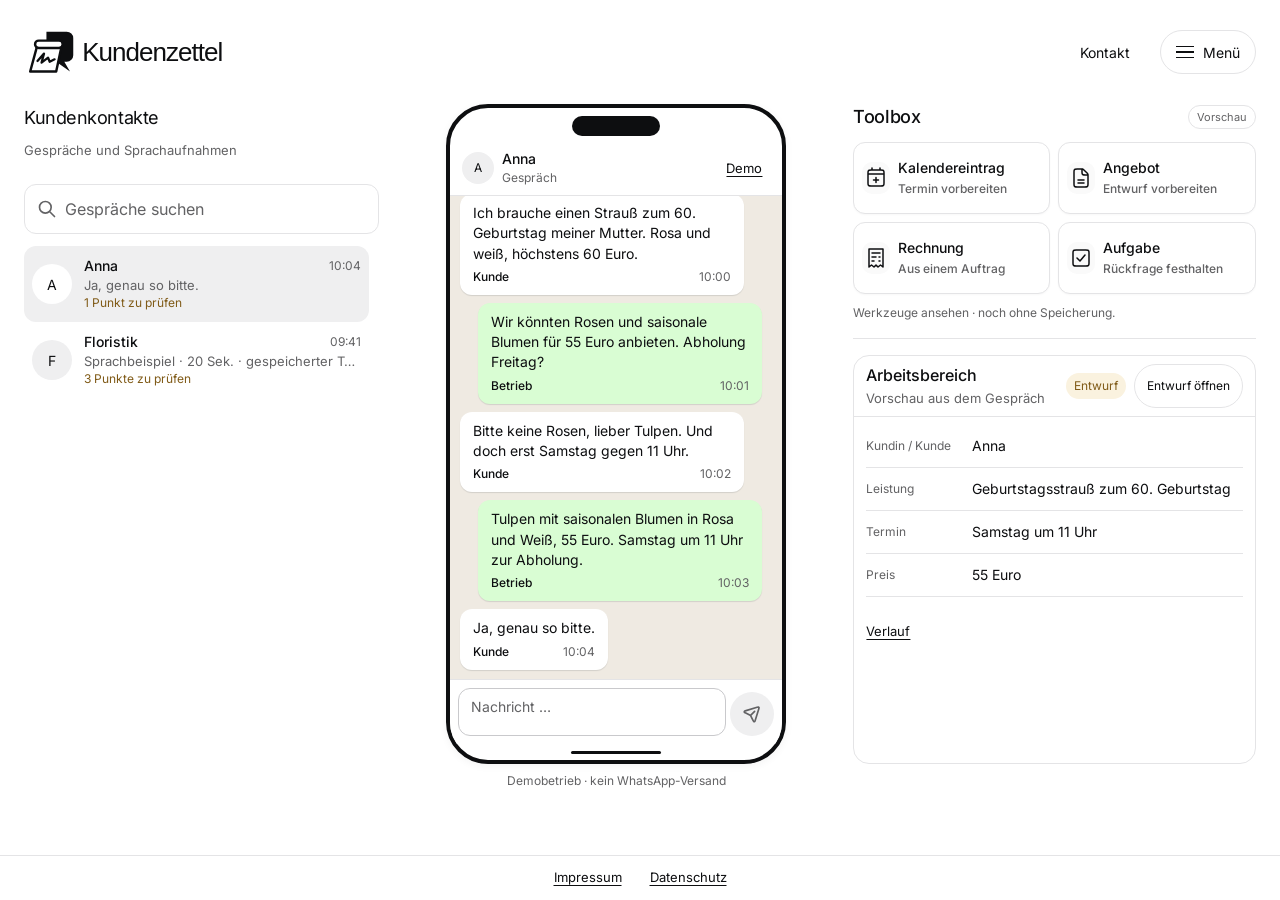
<file: site/index.html>
<!doctype html><html lang="de"><head><meta charset="UTF-8"><meta name="viewport" content="width=device-width, initial-scale=1.0, viewport-fit=cover"><title>Kundenzettel · Erkennungsprototyp</title>  <script type="module" crossorigin src="./assets/index-CAUTVGNk.js"></script>
  <link rel="modulepreload" crossorigin href="./assets/index-D0blxXfO.js">
  <link rel="stylesheet" crossorigin href="./assets/index-CBCbxEj9.css">
  <link rel="stylesheet" crossorigin href="./assets/index-0KjWwP7H.css">
</head><body><div id="root"></div></body></html>
</file>
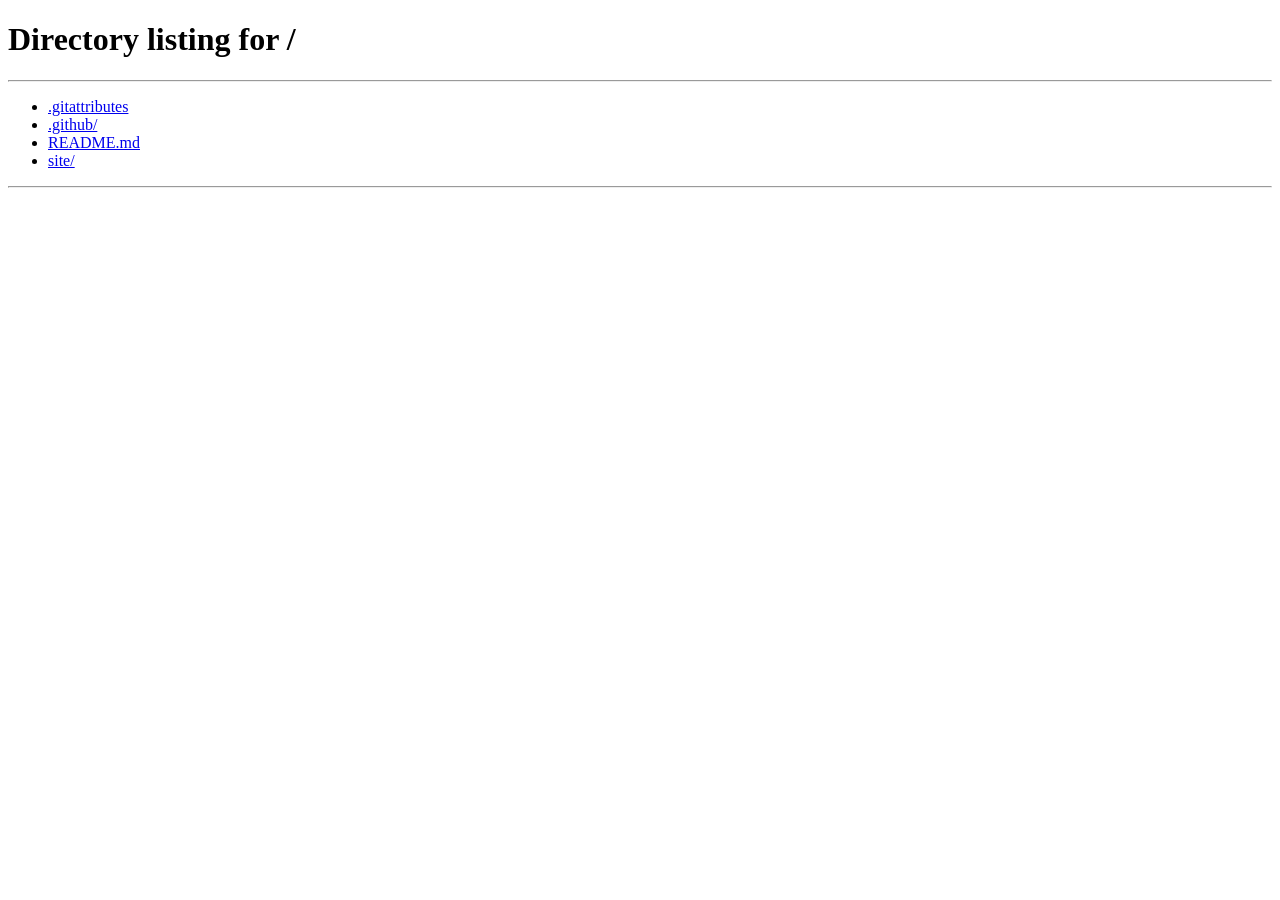
<file: site/alt/index.html>
<!doctype html>
<html lang="de"><head><meta charset="utf-8"><meta name="viewport" content="width=device-width, initial-scale=1"><meta name="robots" content="noindex"><title>Kundenzettel · Aktuelle Demo</title></head><body><main><h1>Die Demo wurde aktualisiert</h1><a href="/">Aktuelle Demo öffnen</a></main><script>const target = new URL('/', location.origin); target.search = location.search; target.hash = location.hash || '/gespraeche'; location.replace(target.href);</script></body></html>
</file>
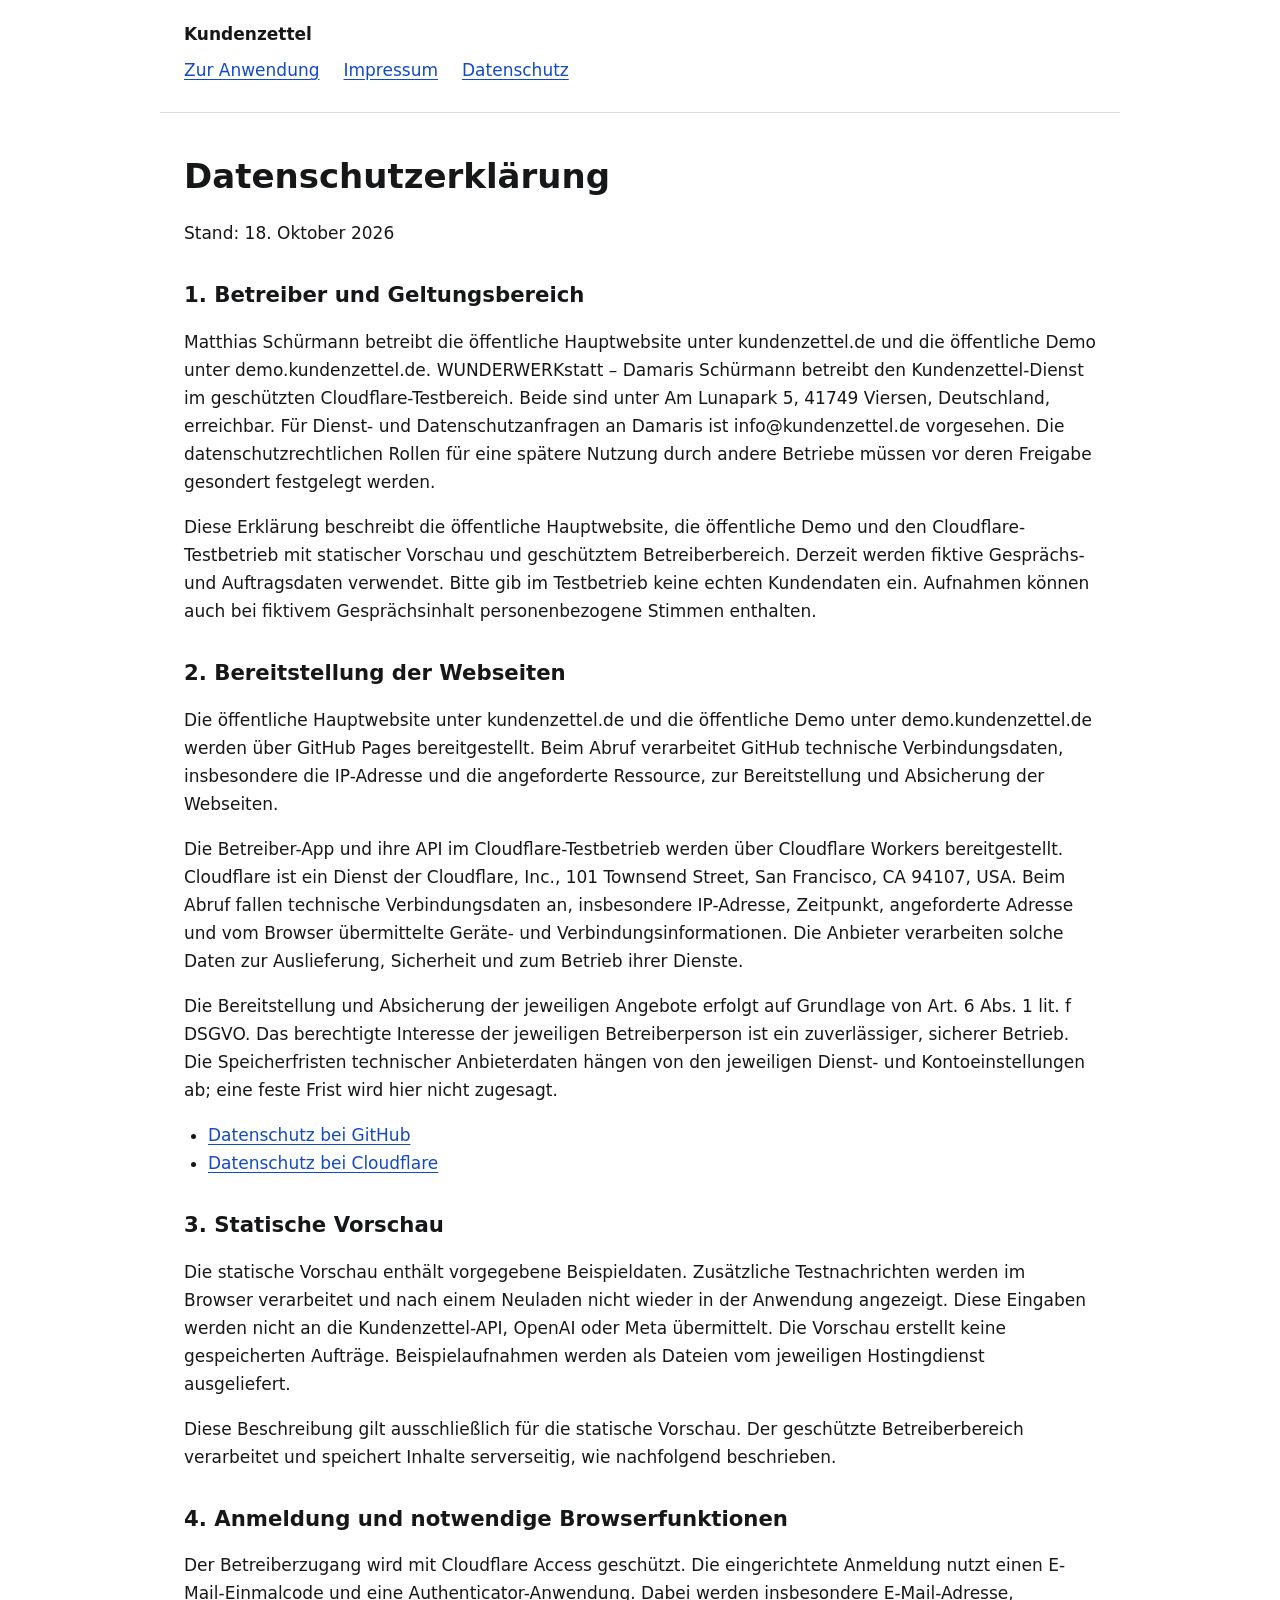
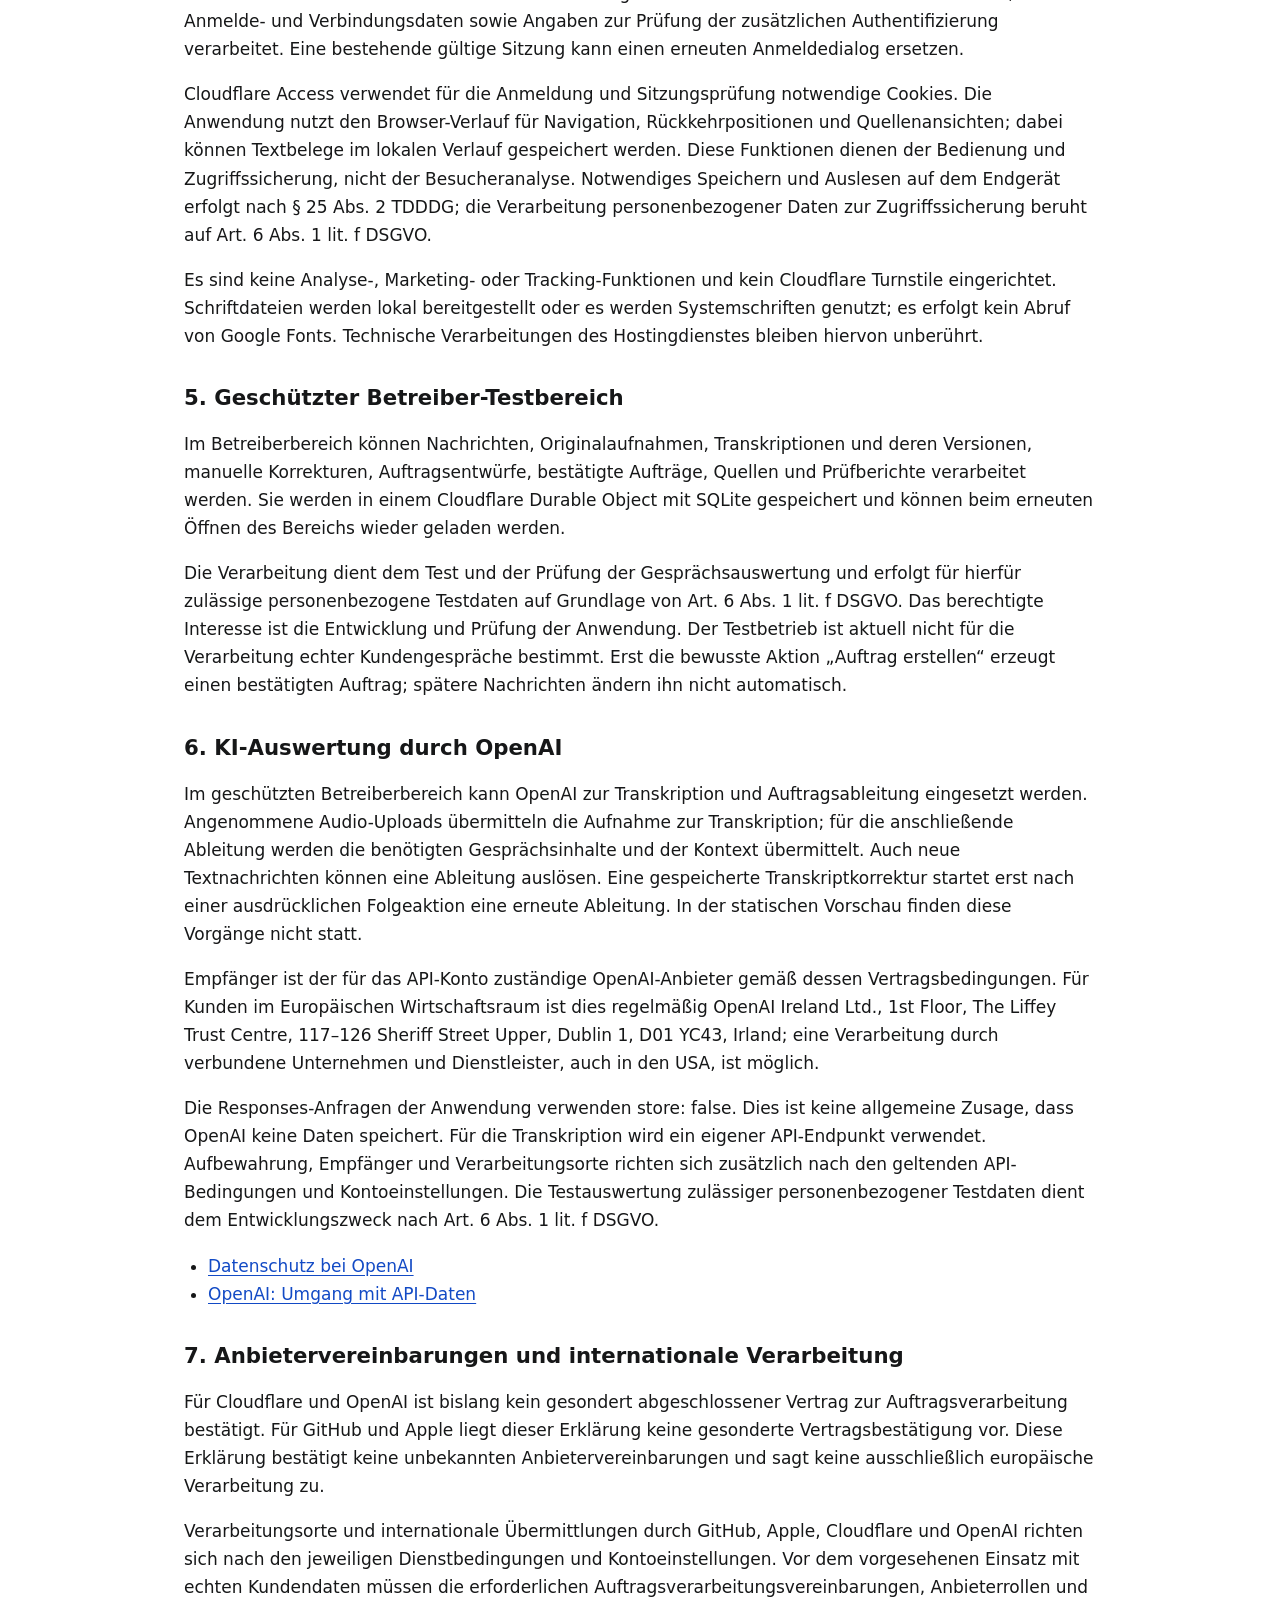
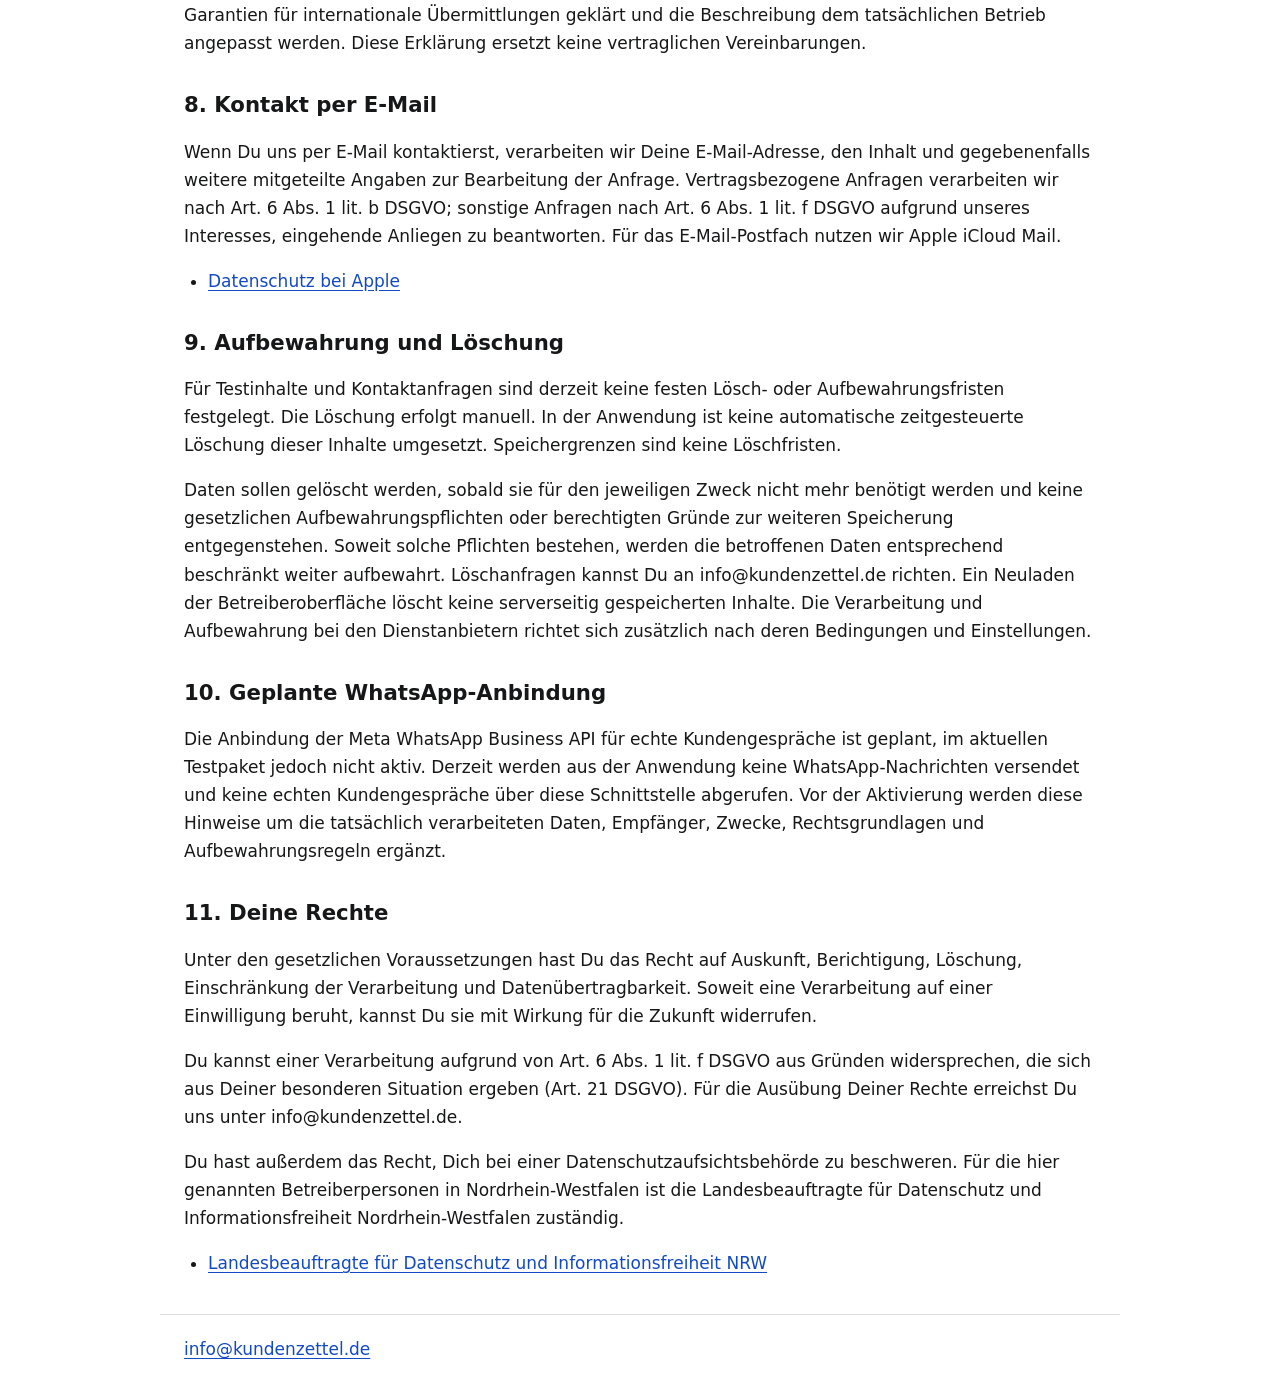
<file: site/datenschutz/index.html>
<!doctype html><html lang="de"><head><meta charset="utf-8"><meta name="viewport" content="width=device-width,initial-scale=1"><title>Datenschutzerklärung · Kundenzettel</title><link rel="stylesheet" href="../rechtliches.css"></head><body><header><strong>Kundenzettel</strong><nav aria-label="Seitennavigation"><a href="../">Zur Anwendung</a><a href="../impressum/">Impressum</a><a href="../datenschutz/" aria-current="page">Datenschutz</a></nav></header><main><h1>Datenschutzerklärung</h1><p>Stand: 18. Oktober 2026</p><section aria-labelledby="section-0"><h2 id="section-0">1. Betreiber und Geltungsbereich</h2><p>Matthias Schürmann betreibt die öffentliche Hauptwebsite unter kundenzettel.de und die öffentliche Demo unter demo.kundenzettel.de. WUNDERWERKstatt – Damaris Schürmann betreibt den Kundenzettel-Dienst im geschützten Cloudflare-Testbereich. Beide sind unter Am Lunapark 5, 41749 Viersen, Deutschland, erreichbar. Für Dienst- und Datenschutzanfragen an Damaris ist info@kundenzettel.de vorgesehen. Die datenschutzrechtlichen Rollen für eine spätere Nutzung durch andere Betriebe müssen vor deren Freigabe gesondert festgelegt werden.</p><p>Diese Erklärung beschreibt die öffentliche Hauptwebsite, die öffentliche Demo und den Cloudflare-Testbetrieb mit statischer Vorschau und geschütztem Betreiberbereich. Derzeit werden fiktive Gesprächs- und Auftragsdaten verwendet. Bitte gib im Testbetrieb keine echten Kundendaten ein. Aufnahmen können auch bei fiktivem Gesprächsinhalt personenbezogene Stimmen enthalten.</p></section>
<section aria-labelledby="section-1"><h2 id="section-1">2. Bereitstellung der Webseiten</h2><p>Die öffentliche Hauptwebsite unter kundenzettel.de und die öffentliche Demo unter demo.kundenzettel.de werden über GitHub Pages bereitgestellt. Beim Abruf verarbeitet GitHub technische Verbindungsdaten, insbesondere die IP-Adresse und die angeforderte Ressource, zur Bereitstellung und Absicherung der Webseiten.</p><p>Die Betreiber-App und ihre API im Cloudflare-Testbetrieb werden über Cloudflare Workers bereitgestellt. Cloudflare ist ein Dienst der Cloudflare, Inc., 101 Townsend Street, San Francisco, CA 94107, USA. Beim Abruf fallen technische Verbindungsdaten an, insbesondere IP-Adresse, Zeitpunkt, angeforderte Adresse und vom Browser übermittelte Geräte- und Verbindungsinformationen. Die Anbieter verarbeiten solche Daten zur Auslieferung, Sicherheit und zum Betrieb ihrer Dienste.</p><p>Die Bereitstellung und Absicherung der jeweiligen Angebote erfolgt auf Grundlage von Art. 6 Abs. 1 lit. f DSGVO. Das berechtigte Interesse der jeweiligen Betreiberperson ist ein zuverlässiger, sicherer Betrieb. Die Speicherfristen technischer Anbieterdaten hängen von den jeweiligen Dienst- und Kontoeinstellungen ab; eine feste Frist wird hier nicht zugesagt.</p><ul><li><a href="https://docs.github.com/de/site-policy/privacy-policies/github-general-privacy-statement">Datenschutz bei GitHub</a></li><li><a href="https://www.cloudflare.com/privacypolicy/">Datenschutz bei Cloudflare</a></li></ul></section>
<section aria-labelledby="section-2"><h2 id="section-2">3. Statische Vorschau</h2><p>Die statische Vorschau enthält vorgegebene Beispieldaten. Zusätzliche Testnachrichten werden im Browser verarbeitet und nach einem Neuladen nicht wieder in der Anwendung angezeigt. Diese Eingaben werden nicht an die Kundenzettel-API, OpenAI oder Meta übermittelt. Die Vorschau erstellt keine gespeicherten Aufträge. Beispielaufnahmen werden als Dateien vom jeweiligen Hostingdienst ausgeliefert.</p><p>Diese Beschreibung gilt ausschließlich für die statische Vorschau. Der geschützte Betreiberbereich verarbeitet und speichert Inhalte serverseitig, wie nachfolgend beschrieben.</p></section>
<section aria-labelledby="section-3"><h2 id="section-3">4. Anmeldung und notwendige Browserfunktionen</h2><p>Der Betreiberzugang wird mit Cloudflare Access geschützt. Die eingerichtete Anmeldung nutzt einen E-Mail-Einmalcode und eine Authenticator-Anwendung. Dabei werden insbesondere E-Mail-Adresse, Anmelde- und Verbindungsdaten sowie Angaben zur Prüfung der zusätzlichen Authentifizierung verarbeitet. Eine bestehende gültige Sitzung kann einen erneuten Anmeldedialog ersetzen.</p><p>Cloudflare Access verwendet für die Anmeldung und Sitzungsprüfung notwendige Cookies. Die Anwendung nutzt den Browser-Verlauf für Navigation, Rückkehrpositionen und Quellenansichten; dabei können Textbelege im lokalen Verlauf gespeichert werden. Diese Funktionen dienen der Bedienung und Zugriffssicherung, nicht der Besucheranalyse. Notwendiges Speichern und Auslesen auf dem Endgerät erfolgt nach § 25 Abs. 2 TDDDG; die Verarbeitung personenbezogener Daten zur Zugriffssicherung beruht auf Art. 6 Abs. 1 lit. f DSGVO.</p><p>Es sind keine Analyse-, Marketing- oder Tracking-Funktionen und kein Cloudflare Turnstile eingerichtet. Schriftdateien werden lokal bereitgestellt oder es werden Systemschriften genutzt; es erfolgt kein Abruf von Google Fonts. Technische Verarbeitungen des Hostingdienstes bleiben hiervon unberührt.</p></section>
<section aria-labelledby="section-4"><h2 id="section-4">5. Geschützter Betreiber-Testbereich</h2><p>Im Betreiberbereich können Nachrichten, Originalaufnahmen, Transkriptionen und deren Versionen, manuelle Korrekturen, Auftragsentwürfe, bestätigte Aufträge, Quellen und Prüfberichte verarbeitet werden. Sie werden in einem Cloudflare Durable Object mit SQLite gespeichert und können beim erneuten Öffnen des Bereichs wieder geladen werden.</p><p>Die Verarbeitung dient dem Test und der Prüfung der Gesprächsauswertung und erfolgt für hierfür zulässige personenbezogene Testdaten auf Grundlage von Art. 6 Abs. 1 lit. f DSGVO. Das berechtigte Interesse ist die Entwicklung und Prüfung der Anwendung. Der Testbetrieb ist aktuell nicht für die Verarbeitung echter Kundengespräche bestimmt. Erst die bewusste Aktion „Auftrag erstellen“ erzeugt einen bestätigten Auftrag; spätere Nachrichten ändern ihn nicht automatisch.</p></section>
<section aria-labelledby="section-5"><h2 id="section-5">6. KI-Auswertung durch OpenAI</h2><p>Im geschützten Betreiberbereich kann OpenAI zur Transkription und Auftragsableitung eingesetzt werden. Angenommene Audio-Uploads übermitteln die Aufnahme zur Transkription; für die anschließende Ableitung werden die benötigten Gesprächsinhalte und der Kontext übermittelt. Auch neue Textnachrichten können eine Ableitung auslösen. Eine gespeicherte Transkriptkorrektur startet erst nach einer ausdrücklichen Folgeaktion eine erneute Ableitung. In der statischen Vorschau finden diese Vorgänge nicht statt.</p><p>Empfänger ist der für das API-Konto zuständige OpenAI-Anbieter gemäß dessen Vertragsbedingungen. Für Kunden im Europäischen Wirtschaftsraum ist dies regelmäßig OpenAI Ireland Ltd., 1st Floor, The Liffey Trust Centre, 117–126 Sheriff Street Upper, Dublin 1, D01 YC43, Irland; eine Verarbeitung durch verbundene Unternehmen und Dienstleister, auch in den USA, ist möglich.</p><p>Die Responses-Anfragen der Anwendung verwenden store: false. Dies ist keine allgemeine Zusage, dass OpenAI keine Daten speichert. Für die Transkription wird ein eigener API-Endpunkt verwendet. Aufbewahrung, Empfänger und Verarbeitungsorte richten sich zusätzlich nach den geltenden API-Bedingungen und Kontoeinstellungen. Die Testauswertung zulässiger personenbezogener Testdaten dient dem Entwicklungszweck nach Art. 6 Abs. 1 lit. f DSGVO.</p><ul><li><a href="https://openai.com/policies/privacy-policy/">Datenschutz bei OpenAI</a></li><li><a href="https://platform.openai.com/docs/guides/your-data">OpenAI: Umgang mit API-Daten</a></li></ul></section>
<section aria-labelledby="section-6"><h2 id="section-6">7. Anbietervereinbarungen und internationale Verarbeitung</h2><p>Für Cloudflare und OpenAI ist bislang kein gesondert abgeschlossener Vertrag zur Auftragsverarbeitung bestätigt. Für GitHub und Apple liegt dieser Erklärung keine gesonderte Vertragsbestätigung vor. Diese Erklärung bestätigt keine unbekannten Anbietervereinbarungen und sagt keine ausschließlich europäische Verarbeitung zu.</p><p>Verarbeitungsorte und internationale Übermittlungen durch GitHub, Apple, Cloudflare und OpenAI richten sich nach den jeweiligen Dienstbedingungen und Kontoeinstellungen. Vor dem vorgesehenen Einsatz mit echten Kundendaten müssen die erforderlichen Auftragsverarbeitungsvereinbarungen, Anbieterrollen und Garantien für internationale Übermittlungen geklärt und die Beschreibung dem tatsächlichen Betrieb angepasst werden. Diese Erklärung ersetzt keine vertraglichen Vereinbarungen.</p></section>
<section aria-labelledby="section-7"><h2 id="section-7">8. Kontakt per E-Mail</h2><p>Wenn Du uns per E-Mail kontaktierst, verarbeiten wir Deine E-Mail-Adresse, den Inhalt und gegebenenfalls weitere mitgeteilte Angaben zur Bearbeitung der Anfrage. Vertragsbezogene Anfragen verarbeiten wir nach Art. 6 Abs. 1 lit. b DSGVO; sonstige Anfragen nach Art. 6 Abs. 1 lit. f DSGVO aufgrund unseres Interesses, eingehende Anliegen zu beantworten. Für das E-Mail-Postfach nutzen wir Apple iCloud Mail.</p><ul><li><a href="https://www.apple.com/legal/privacy/de-ww/">Datenschutz bei Apple</a></li></ul></section>
<section aria-labelledby="section-8"><h2 id="section-8">9. Aufbewahrung und Löschung</h2><p>Für Testinhalte und Kontaktanfragen sind derzeit keine festen Lösch- oder Aufbewahrungsfristen festgelegt. Die Löschung erfolgt manuell. In der Anwendung ist keine automatische zeitgesteuerte Löschung dieser Inhalte umgesetzt. Speichergrenzen sind keine Löschfristen.</p><p>Daten sollen gelöscht werden, sobald sie für den jeweiligen Zweck nicht mehr benötigt werden und keine gesetzlichen Aufbewahrungspflichten oder berechtigten Gründe zur weiteren Speicherung entgegenstehen. Soweit solche Pflichten bestehen, werden die betroffenen Daten entsprechend beschränkt weiter aufbewahrt. Löschanfragen kannst Du an info@kundenzettel.de richten. Ein Neuladen der Betreiberoberfläche löscht keine serverseitig gespeicherten Inhalte. Die Verarbeitung und Aufbewahrung bei den Dienstanbietern richtet sich zusätzlich nach deren Bedingungen und Einstellungen.</p></section>
<section aria-labelledby="section-9"><h2 id="section-9">10. Geplante WhatsApp-Anbindung</h2><p>Die Anbindung der Meta WhatsApp Business API für echte Kundengespräche ist geplant, im aktuellen Testpaket jedoch nicht aktiv. Derzeit werden aus der Anwendung keine WhatsApp-Nachrichten versendet und keine echten Kundengespräche über diese Schnittstelle abgerufen. Vor der Aktivierung werden diese Hinweise um die tatsächlich verarbeiteten Daten, Empfänger, Zwecke, Rechtsgrundlagen und Aufbewahrungsregeln ergänzt.</p></section>
<section aria-labelledby="section-10"><h2 id="section-10">11. Deine Rechte</h2><p>Unter den gesetzlichen Voraussetzungen hast Du das Recht auf Auskunft, Berichtigung, Löschung, Einschränkung der Verarbeitung und Datenübertragbarkeit. Soweit eine Verarbeitung auf einer Einwilligung beruht, kannst Du sie mit Wirkung für die Zukunft widerrufen.</p><p>Du kannst einer Verarbeitung aufgrund von Art. 6 Abs. 1 lit. f DSGVO aus Gründen widersprechen, die sich aus Deiner besonderen Situation ergeben (Art. 21 DSGVO). Für die Ausübung Deiner Rechte erreichst Du uns unter info@kundenzettel.de.</p><p>Du hast außerdem das Recht, Dich bei einer Datenschutzaufsichtsbehörde zu beschweren. Für die hier genannten Betreiberpersonen in Nordrhein-Westfalen ist die Landesbeauftragte für Datenschutz und Informationsfreiheit Nordrhein-Westfalen zuständig.</p><ul><li><a href="https://www.ldi.nrw.de/">Landesbeauftragte für Datenschutz und Informationsfreiheit NRW</a></li></ul></section></main><footer><a href="mailto:info@kundenzettel.de">info@kundenzettel.de</a></footer></body></html>
</file>
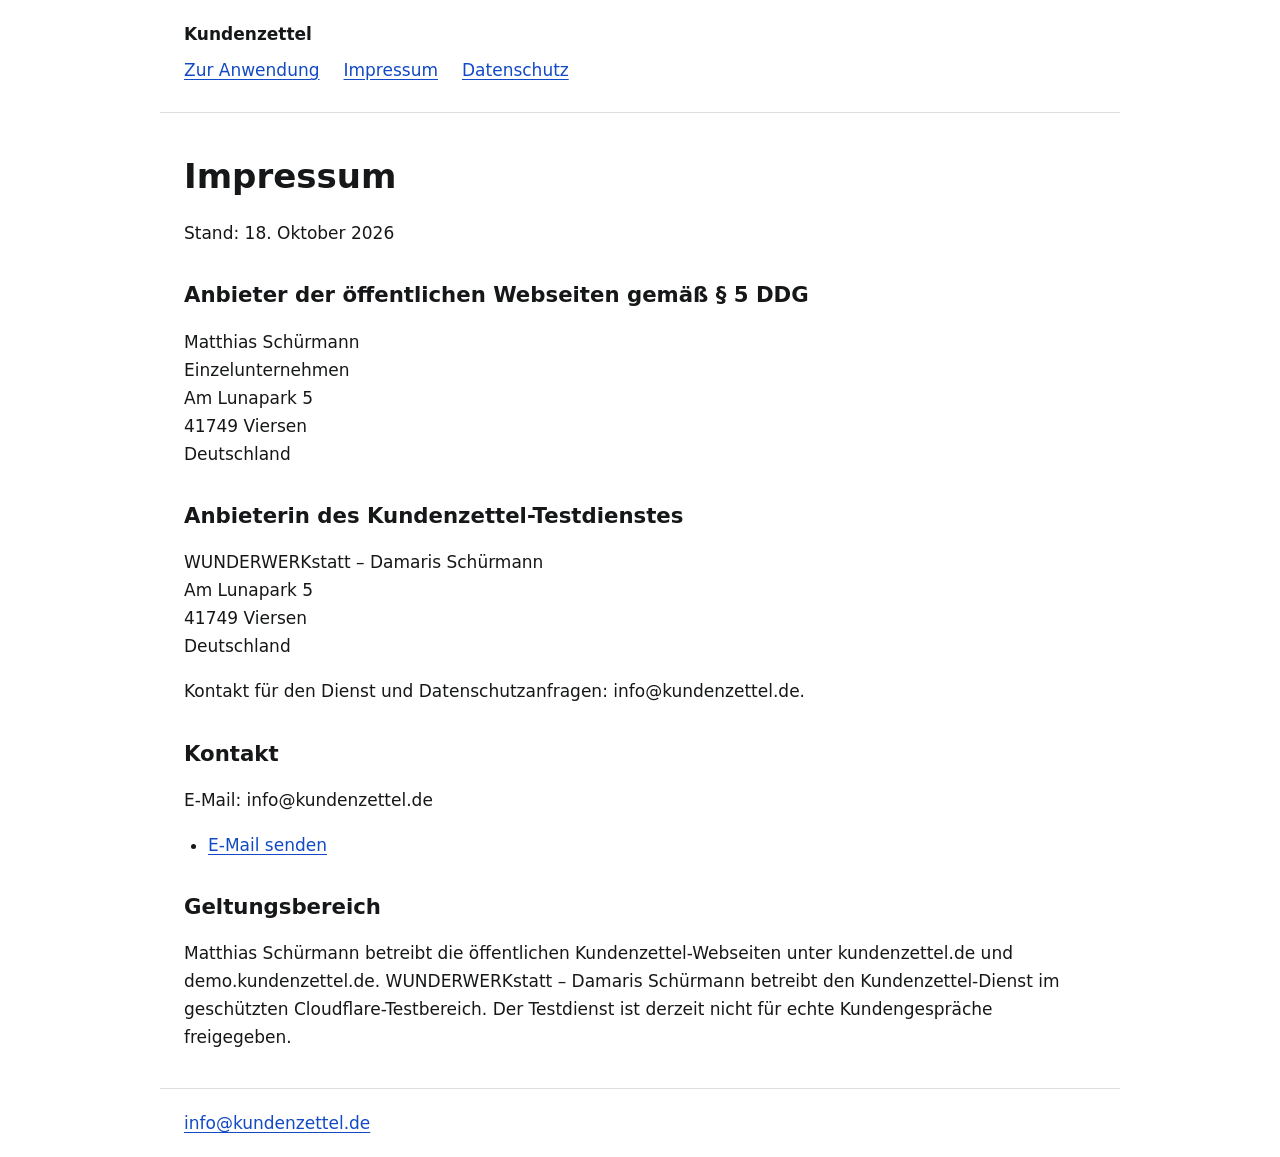
<file: site/impressum/index.html>
<!doctype html><html lang="de"><head><meta charset="utf-8"><meta name="viewport" content="width=device-width,initial-scale=1"><title>Impressum · Kundenzettel</title><link rel="stylesheet" href="../rechtliches.css"></head><body><header><strong>Kundenzettel</strong><nav aria-label="Seitennavigation"><a href="../">Zur Anwendung</a><a href="../impressum/" aria-current="page">Impressum</a><a href="../datenschutz/">Datenschutz</a></nav></header><main><h1>Impressum</h1><p>Stand: 18. Oktober 2026</p><section aria-labelledby="section-0"><h2 id="section-0">Anbieter der öffentlichen Webseiten gemäß § 5 DDG</h2><p>Matthias Schürmann
Einzelunternehmen
Am Lunapark 5
41749 Viersen
Deutschland</p></section>
<section aria-labelledby="section-1"><h2 id="section-1">Anbieterin des Kundenzettel-Testdienstes</h2><p>WUNDERWERKstatt – Damaris Schürmann
Am Lunapark 5
41749 Viersen
Deutschland</p><p>Kontakt für den Dienst und Datenschutzanfragen: info@kundenzettel.de.</p></section>
<section aria-labelledby="section-2"><h2 id="section-2">Kontakt</h2><p>E-Mail: info@kundenzettel.de</p><ul><li><a href="mailto:info@kundenzettel.de">E-Mail senden</a></li></ul></section>
<section aria-labelledby="section-3"><h2 id="section-3">Geltungsbereich</h2><p>Matthias Schürmann betreibt die öffentlichen Kundenzettel-Webseiten unter kundenzettel.de und demo.kundenzettel.de. WUNDERWERKstatt – Damaris Schürmann betreibt den Kundenzettel-Dienst im geschützten Cloudflare-Testbereich. Der Testdienst ist derzeit nicht für echte Kundengespräche freigegeben.</p></section></main><footer><a href="mailto:info@kundenzettel.de">info@kundenzettel.de</a></footer></body></html>
</file>
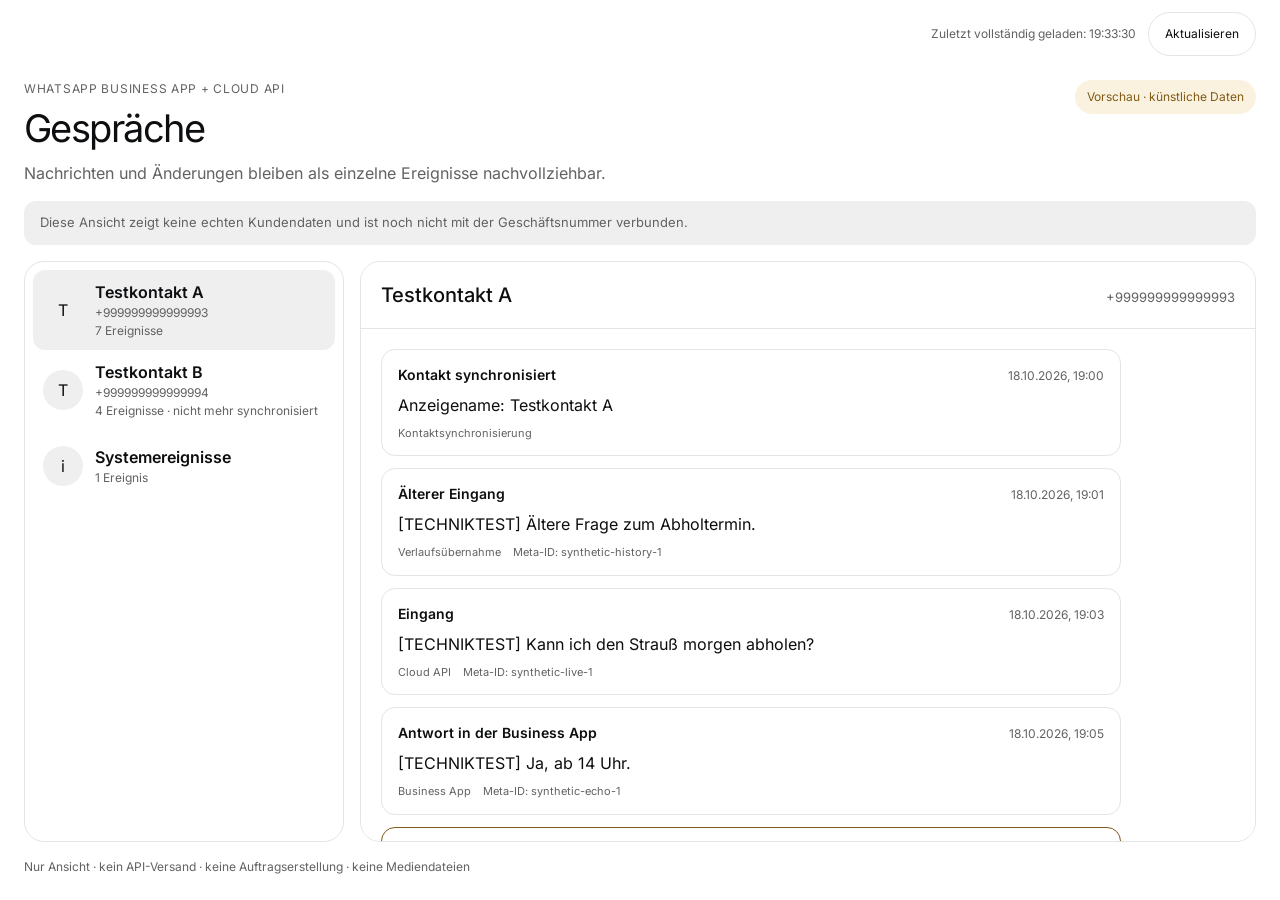
<file: site/coex-preview.html>
<!doctype html>
<html lang="de" class="kz-coex-preview-page">
  <head>
    <meta charset="UTF-8">
    <meta name="viewport" content="width=device-width, initial-scale=1.0, viewport-fit=cover">
    <title>Kundenzettel · Coexistence-Vorschau</title>
    <script type="module" crossorigin src="./assets/coex-preview-TTeIZcS0.js"></script>
    <link rel="modulepreload" crossorigin href="./assets/index-D0blxXfO.js">
    <link rel="stylesheet" crossorigin href="./assets/index-CBCbxEj9.css">
    <link rel="stylesheet" crossorigin href="./assets/coex-preview-C6iAJXt9.css">
  </head>
  <body class="kz-coex-preview-page">
    <div id="root"></div>
  </body>
</html>
</file>
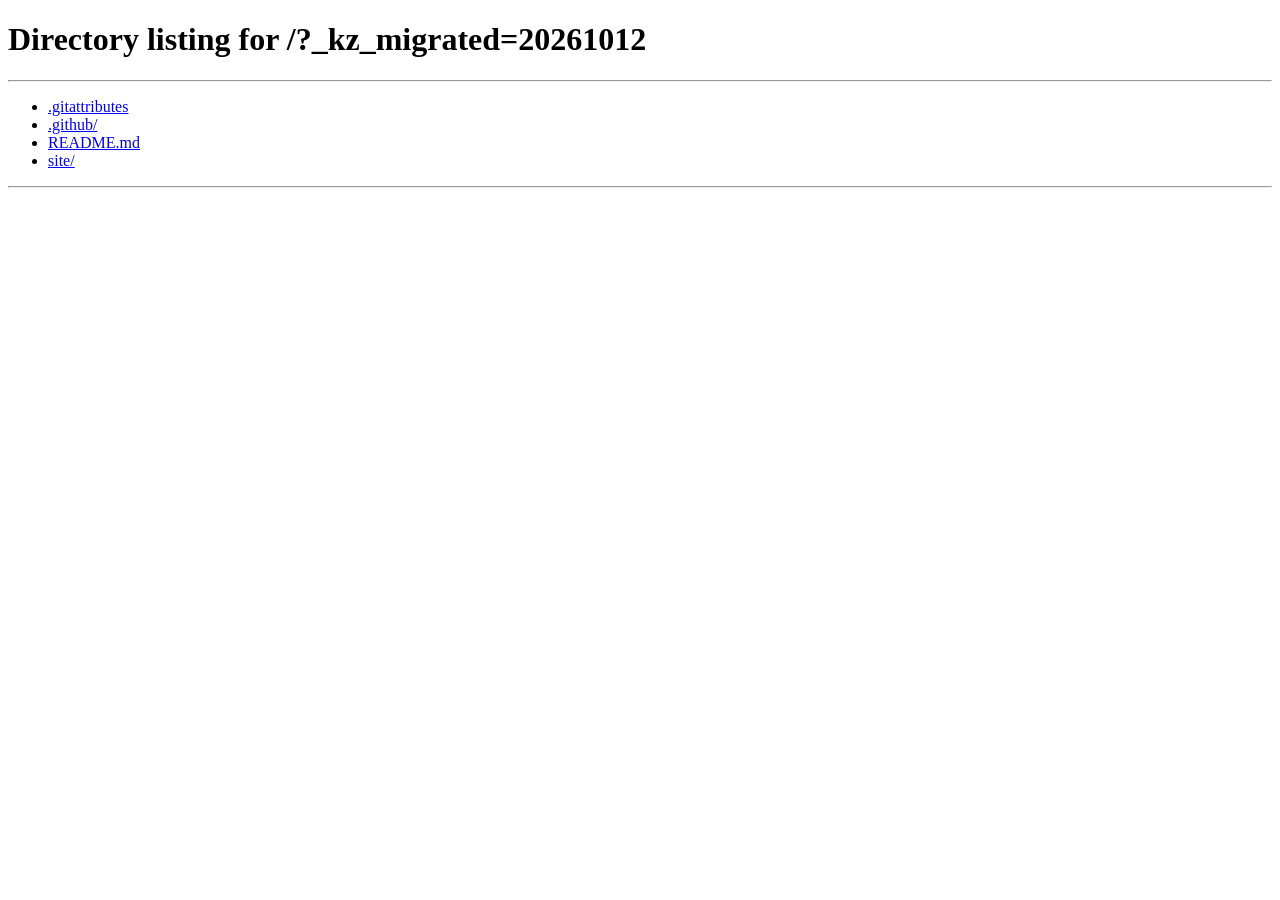
<file: site/_v/update.html>
<!doctype html>
<html lang="de">
<head>
  <meta charset="utf-8">
  <meta name="viewport" content="width=device-width, initial-scale=1">
  <title>Kundenzettel · Demo aktualisieren</title>
  <style>
    :root { color-scheme: light dark; }
    body { margin: 2rem; font: 1rem/1.5 system-ui, sans-serif; background: Canvas; color: CanvasText; }
    a { display: inline-flex; align-items: center; min-height: 44px; }
  </style>
</head>
<body>
  <main>
    <h1>Demo aktualisieren</h1>
    <p id="status" role="status">Die aktuelle Kundenzettel-Demo wird geöffnet …</p>
    <a href="/?_kz_migrated=20261012">Demo öffnen</a>
  </main>
  <script>
    (async () => {
      if ('serviceWorker' in navigator) {
        const registrations = await navigator.serviceWorker.getRegistrations();
        const rootScope = new URL('/', location.origin).href;
        await Promise.all(registrations.filter(registration => registration.scope === rootScope)
          .map(registration => registration.unregister()));
      }
      const target = new URL('/', location.origin);
      target.searchParams.set('_kz_migrated', '20261012');
      target.hash = location.hash;
      location.replace(target.href);
    })().catch(() => {
      document.getElementById('status').textContent = 'Die Aktualisierung konnte nicht abgeschlossen werden. Öffne die Demo bitte in einem neuen privaten Browserfenster.';
    });
  </script>
</body>
</html>
</file>
<file: site/assets/index-CBCbxEj9.css>
@font-face{font-family:Inter;src:url(./inter-latin-400-normal-C38fXH4l.woff2) format("woff2");font-weight:400;font-style:normal;font-display:swap}@font-face{font-family:Inter;src:url(./inter-latin-500-normal-Cerq10X2.woff2) format("woff2");font-weight:500;font-style:normal;font-display:swap}@font-face{font-family:Inter;src:url(./inter-latin-600-normal-LgqL8muc.woff2) format("woff2");font-weight:600;font-style:normal;font-display:swap}:root{--kz-font:Inter,Arial,sans-serif;--kz-canvas:#ffffff;--kz-surface:#fff;--kz-ink:#0d0e10;--kz-secondary:#626264;--kz-display-muted:#8e8e90;--kz-line:#e4e4e6;--kz-soft:#efeff0;--kz-hover:#e7e7e9;--kz-glass:rgb(237 237 239 / 88%);--kz-footer:#f1f3f8;--kz-chat-canvas:#efeae2;--kz-chat-in-bg:#ffffff;--kz-chat-out-bg:#d9fdd3;--kz-chat-border:transparent;--kz-success:#236445;--kz-success-bg:#edf5ef;--kz-warning:#805b18;--kz-warning-bg:#faf2df;--kz-danger:#a33030;--kz-danger-bg:#faeeee;--kz-space-1:4px;--kz-space-2:8px;--kz-space-3:12px;--kz-space-4:16px;--kz-space-5:24px;--kz-space-6:32px;--kz-space-7:48px;--kz-space-8:64px;--kz-space-9:96px;--kz-space-10:128px;--kz-space-11:192px;--kz-radius-field:12px;--kz-radius-card:24px;--kz-radius-media:48px;--kz-radius-pill:999px;--kz-content:1120px;--kz-reading:760px;--kz-nav-width:840px;--kz-page-gutter:clamp(20px,4vw,64px);--kz-nav-height:56px;--kz-nav-top:16px;--kz-blur:20px;--kz-fast:.15s;--kz-normal:.24s;--kz-reveal:.48s;--kz-ease:cubic-bezier(.2,.7,.2,1);--kz-glass-shadow:0 2px 12px rgb(0 0 0 / 5%)}@media(prefers-contrast:more){:root{--kz-secondary:var(--kz-ink);--kz-line:#767676;--kz-chat-border:var(--kz-ink);--kz-glass:var(--kz-surface)}}@media(forced-colors:active){:root{--kz-canvas:Canvas;--kz-surface:Canvas;--kz-ink:CanvasText;--kz-secondary:CanvasText;--kz-display-muted:CanvasText;--kz-line:CanvasText;--kz-soft:ButtonFace;--kz-hover:ButtonFace;--kz-glass:Canvas;--kz-footer:Canvas;--kz-chat-canvas:Canvas;--kz-chat-in-bg:Canvas;--kz-chat-out-bg:Canvas;--kz-chat-border:CanvasText;--kz-success:CanvasText;--kz-success-bg:Canvas;--kz-warning:CanvasText;--kz-warning-bg:Canvas;--kz-danger:CanvasText;--kz-danger-bg:Canvas}}:root{--kz-quiet-surface: #fafafa;--kz-elevation-action: 0 1px 2px rgb(13 14 16 / 3%);--kz-elevation-hover: 0 2px 6px rgb(13 14 16 / 6%);--kz-elevation-overlay: 0 4px 12px rgb(13 14 16 / 4%), 0 16px 40px rgb(13 14 16 / 10%);--kz-feedback-duration: .14s}*{box-sizing:border-box}body{margin:0;background:var(--kz-canvas);color:var(--kz-ink);font:400 16px/1.5 var(--kz-font);-webkit-font-smoothing:antialiased}button,input,select,textarea{color:inherit;font:inherit;-webkit-tap-highlight-color:transparent}button{border:0;background:transparent;cursor:pointer}[hidden]{display:none!important}html,body,#root{height:100%;overflow:hidden}html{scroll-behavior:auto;scroll-padding-top:0}.kz-app{height:100%}.kz-app strong{font-weight:500}.kz-app svg:not(.kz-brand),.kz-icon{display:block;width:20px;height:20px;flex-shrink:0}.kz-app .kz-icon--small{width:16px;height:16px}.kz-app .kz-icon--large{width:24px;height:24px}.kz-sr-only,.sr-only{position:absolute;width:1px;height:1px;padding:0;margin:-1px;overflow:hidden;clip:rect(0,0,0,0);white-space:nowrap;border:0}.kz-workspace{--kz-message-gap: 8px;height:var(--kz-viewport-height, 100dvh);display:flex;flex-direction:column;overflow:hidden;background:var(--kz-surface);color:var(--kz-ink);font:400 16px/1.5 var(--kz-font)}.kz-workspace button:disabled{cursor:default}.kz-workspace h1,.kz-workspace h2,.kz-workspace h3,.kz-workspace p{margin:0}.kz-workspace h1,.kz-workspace h2,.kz-workspace h3{font-weight:400;line-height:1.3;overflow-wrap:anywhere}.kz-workspace button,.kz-workspace a,.kz-workspace summary{touch-action:manipulation}.kz-app :focus-visible,.kz-dialog :focus-visible{outline:2px solid var(--kz-ink);outline-offset:4px}.kz-shell-header,.kz-shell-navigation{flex-shrink:0}.kz-shell-content{display:flex;flex-direction:column;flex:1;min-width:0;min-height:0;overflow:hidden}.kz-shell-header{padding-top:env(safe-area-inset-top,0px);border-bottom:1px solid var(--kz-line);background:var(--kz-surface)}.kz-header{display:flex;min-height:56px;padding:4px 12px;align-items:center;gap:8px}.kz-header-context{flex:1;min-width:0}.kz-header h1{font-size:18px;line-height:24px;letter-spacing:-.025em}.kz-header-context>p{font-size:12px;line-height:18px;color:var(--kz-secondary);overflow-wrap:anywhere}.kz-header-actions{display:flex;align-items:center;gap:4px;flex-shrink:0}.kz-brand{display:block;width:106px;height:26px;flex-shrink:0;color:var(--kz-ink);forced-color-adjust:auto}.kz-icon-button{display:inline-flex;align-items:center;justify-content:center;flex-shrink:0;width:44px;min-width:44px;height:44px;padding:12px;border:0;border-radius:var(--kz-radius-pill);background:transparent;color:var(--kz-ink);transition:background var(--kz-fast),transform var(--kz-fast)}.kz-icon-button:not(:disabled):hover{background:var(--kz-soft)}.kz-icon-button:disabled{background:var(--kz-soft);color:var(--kz-secondary);cursor:default;transform:none}.kz-back{margin-left:-4px}.kz-button,.kz-workspace button.kz-button{display:inline-flex;align-items:center;justify-content:center;gap:8px;min-height:44px;min-width:44px;padding:8px 16px;border:1px solid transparent;border-radius:var(--kz-radius-pill);background:var(--kz-soft);color:var(--kz-ink);font:500 14px/20px var(--kz-font);text-align:center;text-decoration:none;transition:background var(--kz-fast),transform var(--kz-fast),border-color var(--kz-fast)}.kz-button:not(:disabled):hover,.kz-workspace button.kz-button:not(:disabled):hover{background:var(--kz-hover)}.kz-button.kz-button--primary,.kz-workspace button.kz-button.kz-button--primary{background:var(--kz-ink);color:#fff}.kz-button.kz-button--primary:not(:disabled):hover,.kz-workspace button.kz-button.kz-button--primary:not(:disabled):hover{background:#303134}.kz-button.kz-button--secondary,.kz-button.secondary,.kz-button.kz-secondary{background:var(--kz-soft);color:var(--kz-ink)}.kz-button.kz-button--outline,.kz-workspace button.kz-button.kz-button--outline{border-color:#c9c9cc;background:transparent;color:var(--kz-ink)}.kz-button.kz-button--outline:not(:disabled):hover,.kz-workspace button.kz-button.kz-button--outline:not(:disabled):hover{background:var(--kz-soft)}.kz-button:not(:disabled):active,.kz-icon-button:not(:disabled):active{transform:scale(.98)}.kz-button:disabled,.kz-workspace button.kz-button:disabled,.kz-workspace button.kz-button.kz-button--primary:disabled,.kz-workspace button.kz-button.kz-button--outline:disabled{background:var(--kz-soft);border-color:transparent;color:var(--kz-secondary);cursor:default;transform:none}.kz-button.kz-button--text,.kz-workspace button.kz-button.kz-button--text,.kz-text-button,.kz-source-button{display:inline-flex;min-height:44px;min-width:44px;padding:8px 0;align-items:center;justify-content:flex-start;border:0;border-radius:0;background:transparent;color:var(--kz-ink);font:400 13px/20px var(--kz-font);text-align:left;text-decoration:underline;text-underline-offset:3px}.kz-source-button,.kz-button.kz-button--text.kz-source-button,.kz-workspace button.kz-button.kz-button--text.kz-source-button{font-size:12px;line-height:18px;color:var(--kz-secondary)}.kz-button.kz-button--text:not(:disabled):hover,.kz-workspace button.kz-button.kz-button--text:not(:disabled):hover,.kz-text-button:not(:disabled):hover,.kz-source-button:not(:disabled):hover{background:transparent;color:var(--kz-ink)}.kz-button.kz-button--text:disabled,.kz-workspace button.kz-button.kz-button--text:disabled,.kz-text-button:disabled{background:transparent;color:var(--kz-secondary);text-decoration:none;transform:none}.kz-view{display:flex;flex-direction:column;flex:1;width:100%;min-width:0;min-height:0;overflow:hidden}.kz-scroll{flex:1;min-width:0;min-height:0;overflow:auto;overscroll-behavior:contain;scroll-padding:12px;-webkit-overflow-scrolling:touch}.kz-toolbar{display:flex;align-items:center;justify-content:space-between;gap:8px;padding:0 16px;flex-shrink:0}.kz-tabbar,.kz-global-nav,.kz-context-tabs,.kz-conversation-tabs{display:flex;align-items:stretch;flex-shrink:0;gap:0}.kz-tabbar button,.kz-context-tabs button,.kz-conversation-tabs button{flex:1;min-width:0;min-height:44px;padding:8px 12px;color:var(--kz-secondary);border-bottom:2px solid transparent;font-size:14px;line-height:20px}.kz-tabbar button[aria-pressed=true],.kz-tabbar button[aria-current],.kz-context-tabs button[aria-pressed=true],.kz-context-tabs button[aria-current],.kz-conversation-tabs button[aria-pressed=true],.kz-conversation-tabs button[aria-current]{color:var(--kz-ink);border-bottom-color:var(--kz-ink);font-weight:500}.kz-tabbar,.kz-context-tabs,.kz-conversation-tabs{border-bottom:1px solid var(--kz-line)}.kz-view-links{display:flex;flex-shrink:0;align-items:center;gap:8px;padding:0 16px;font-size:12px;line-height:18px}.kz-global-nav{padding:0 12px env(safe-area-inset-bottom,0px);border-top:1px solid var(--kz-line);background:var(--kz-surface)}.kz-global-nav button{display:flex;flex:1;align-items:center;justify-content:center;gap:8px;min-width:0;min-height:52px;padding:8px 12px;border-radius:var(--kz-radius-pill);background:transparent;font-size:13px;line-height:20px;color:var(--kz-secondary)}.kz-global-nav button[aria-pressed=true],.kz-global-nav button[aria-current]{color:var(--kz-ink);font-weight:500;background:var(--kz-soft)}.kz-global-nav small{display:inline-flex;justify-content:center;align-items:center;min-width:20px;min-height:20px;font-size:12px;line-height:18px;border-radius:var(--kz-radius-pill);background:var(--kz-soft);color:var(--kz-ink);padding:0 4px}.kz-panel{border-top:1px solid var(--kz-line);padding:16px}.kz-note{font-size:12px;color:var(--kz-secondary);line-height:1.5}.kz-muted{color:var(--kz-secondary);font-size:12px;line-height:18px}.kz-date-note{font-size:12px;line-height:18px;color:var(--kz-secondary);overflow-wrap:anywhere;margin-block:4px}.kz-date-note>span{display:block}.kz-date-review,.kz-overview-facts small.kz-date-review{color:var(--kz-warning)}.kz-empty{padding:28px 16px;font-size:14px;color:var(--kz-secondary);line-height:1.5}.kz-notice{padding:8px 12px;background:var(--kz-warning-bg);color:var(--kz-warning);font-size:13px;line-height:20px;overflow-wrap:anywhere}.kz-notice.error,.kz-notice.kz-error{color:var(--kz-danger);background:var(--kz-danger-bg)}.kz-loading{padding:28px 16px;color:var(--kz-secondary)}.kz-notice p+p{margin-top:4px}.kz-notice .kz-text-button{color:inherit}.kz-search{display:flex;flex-shrink:0;align-items:center;gap:8px;min-height:48px;margin:12px 16px 4px;padding-left:12px;background:var(--kz-soft);border:1px solid transparent;border-radius:var(--kz-radius-field);color:var(--kz-secondary)}.kz-search:focus-within{outline:2px solid var(--kz-ink);outline-offset:4px}.kz-search input{width:100%;min-width:0;min-height:48px;padding:8px 12px 8px 0;background:transparent;border:0;outline:0;font-size:16px;line-height:24px;border-radius:inherit}.kz-search input:focus-visible{outline:0}.kz-search input::placeholder{color:var(--kz-secondary)}.kz-conversation-list{padding:8px 16px 16px}.kz-conversation-row{display:flex;align-items:center;gap:12px;width:100%;min-height:72px;padding:8px;border-radius:16px;text-align:left}.kz-conversation-row[aria-current=true]{background:var(--kz-soft)}.kz-conversation-row:not(:disabled):hover{background:var(--kz-hover)}.kz-conversation-row+.kz-conversation-row{border-top:1px solid var(--kz-line)}.kz-conversation-copy{min-width:0;flex:1}.kz-conversation-topline{display:flex;gap:12px;align-items:center;justify-content:space-between}.kz-conversation-topline strong{font-size:14px;line-height:20px;font-weight:500;min-width:0;overflow:hidden;text-overflow:ellipsis;white-space:nowrap}.kz-conversation-topline time{flex-shrink:0;font-size:12px;line-height:18px;color:var(--kz-secondary)}.kz-conversation-preview{display:block;white-space:nowrap;overflow:hidden;text-overflow:ellipsis;color:var(--kz-secondary);font-size:13px;line-height:18px}.kz-conversation-attention{display:block;font-size:12px;line-height:18px;color:var(--kz-secondary)}.kz-conversation-attention.needs-review{color:var(--kz-warning)}.kz-avatar{display:grid;place-items:center;height:40px;width:40px;border-radius:50%;background:var(--kz-soft);color:var(--kz-ink);flex-shrink:0;font-size:14px}.kz-messages{display:flex;flex-direction:column;align-items:flex-start;gap:var(--kz-message-gap);padding:12px;background:var(--kz-chat-canvas)}.kz-message{display:block;flex-shrink:0;min-width:0;width:fit-content;max-width:87%;padding:8px 12px;background:var(--kz-chat-in-bg);border:1px solid var(--kz-chat-border);border-radius:var(--kz-radius-field);box-shadow:0 1px 1px #0b141a1f;font-size:16px;line-height:24px;overflow-wrap:anywhere}.kz-message-out{align-self:flex-end;background:var(--kz-chat-out-bg)}.kz-message p{white-space:pre-wrap}.kz-message-meta{display:flex;align-items:baseline;justify-content:space-between;gap:12px;margin-top:4px;font-size:12px;line-height:18px}.kz-message-meta>span{font-weight:500}.kz-message time{display:block;color:var(--kz-secondary);text-align:right}.kz-delivery{display:block;color:var(--kz-secondary);font-size:12px;line-height:18px;text-align:right}.kz-message mark{background:#f4e5af;color:var(--kz-ink);border-radius:2px;padding:1px 0}.kz-message:focus{outline:none}.kz-message:focus-visible{outline:2px solid var(--kz-ink);outline-offset:4px}.kz-message:has(.kz-audio-message-card){width:100%}.kz-audio-message-card{min-width:0}.kz-audio-message-heading{display:flex;align-items:baseline;justify-content:space-between;gap:8px;font-size:14px}.kz-audio-duration,.kz-audio-eyebrow{font-size:12px;line-height:18px;color:var(--kz-secondary)}.kz-audio-player{display:block;width:100%;min-width:0;height:44px;margin:8px 0}.kz-audio-state,.kz-audio-review-note{font-size:12px;line-height:18px;color:var(--kz-secondary)}.kz-audio-state--failed,.kz-audio-state--pending{color:var(--kz-warning)}.kz-audio-preview{font-size:14px;line-height:20px;margin-top:8px!important}.kz-audio-playback-error{color:var(--kz-danger);font-size:13px;line-height:20px}.kz-audio-details{margin-top:4px}.kz-audio-details>summary{display:flex;align-items:center;min-height:44px;font-size:13px;text-decoration:underline;text-underline-offset:3px;cursor:pointer}.kz-audio-verbatim{white-space:pre-wrap;overflow-wrap:anywhere;font-size:15px;line-height:23px}.kz-audio-review-content{width:100%;max-width:800px;margin:0 auto;padding:16px}.kz-audio-review-heading h2{font-size:20px;line-height:28px;margin:4px 0 8px}.kz-audio-review-note{margin:8px 0!important}.kz-audio-section{padding:16px 0;border-bottom:1px solid var(--kz-line)}.kz-audio-section h3{font-size:16px;margin-bottom:8px}.kz-audio-facts{display:grid;grid-template-columns:repeat(2,minmax(0,1fr));gap:12px 16px;margin:12px 0}.kz-audio-facts dt{font-size:12px;line-height:18px;color:var(--kz-secondary)}.kz-audio-facts dd{margin:4px 0 0;font-size:14px;line-height:20px;overflow-wrap:anywhere}.kz-audio-metrics{display:grid;gap:12px;margin:12px 0;padding:0;list-style:none;font-size:14px}.kz-audio-metrics>li{padding-left:12px;border-left:2px solid var(--kz-line)}.kz-audio-findings{margin:0;padding:0;list-style:none}.kz-audio-finding{padding:12px 0;border-bottom:1px solid var(--kz-line)}.kz-audio-finding-heading{display:flex;flex-wrap:wrap;align-items:baseline;gap:4px 8px;font-size:14px}.kz-audio-section h4{font-size:14px;line-height:20px;font-weight:500;margin:12px 0 4px}.kz-audio-finding-heading h4{margin:0}.kz-audio-finding p{font-size:14px;line-height:21px;margin-top:4px}.kz-audio-finding--warning .kz-audio-finding-heading{color:var(--kz-warning)}.kz-audio-finding--error .kz-audio-finding-heading{color:var(--kz-danger)}.kz-audio-reference{margin-top:12px}.kz-audio-reference summary{min-height:44px;display:flex;align-items:center;font-size:14px;cursor:pointer}.kz-audio-state--running,.kz-audio-state--unconfigured,.kz-audio-state--unknown{color:var(--kz-warning)}.kz-audio-upload-form,.kz-audio-transcript-editor,.kz-audio-retry-actions{min-width:0;margin-top:12px}.kz-audio-upload-form input[type=file]{width:100%;max-width:100%;font-size:14px;overflow:hidden}.kz-audio-upload-form p{overflow-wrap:anywhere}.kz-audio-transcript-editor textarea{width:100%;min-width:0;min-height:144px;max-height:340px;resize:vertical;font-size:16px;line-height:24px}.kz-audio-versions,.kz-audio-report-list{margin:12px 0;padding:0;list-style:none}.kz-audio-versions>li,.kz-audio-report-list>li{padding:12px 0;border-bottom:1px solid var(--kz-line)}.kz-audio-report-list>li{display:flex;flex-wrap:wrap;align-items:center;gap:4px 12px;font-size:13px;line-height:20px}.kz-audio-report-list>li>span{flex:1 1 240px}.kz-audio-report-stage{padding:12px 0;border-top:1px solid var(--kz-line);font-size:14px}.kz-audio-report-table{max-width:100%;max-height:360px;overflow:auto}.kz-audio-report-table table{width:100%;border-collapse:collapse;table-layout:fixed;font-size:13px;line-height:20px}.kz-audio-report-table th,.kz-audio-report-table td{padding:8px;border-bottom:1px solid var(--kz-line);text-align:left;overflow-wrap:anywhere;vertical-align:top}.kz-audio-report-table th:first-child{width:65%}.kz-audio-failure-issues{margin:8px 0;padding-left:20px;font-size:13px;line-height:20px;overflow-wrap:anywhere}.kz-audio-review-return{flex-shrink:0;display:flex;justify-content:center;padding:8px 12px;border-top:1px solid var(--kz-line)}.kz-audio-review-return>.kz-button{width:100%;max-width:420px}.kz-audio-draft-note{padding:8px 16px;border-bottom:1px solid var(--kz-line);font-size:12px;line-height:18px;color:var(--kz-secondary)}.kz-audio-draft-note>span{display:block}.kz-budget-warning{margin:8px 16px}@media(max-width:359px){.kz-audio-facts{grid-template-columns:minmax(0,1fr)}}.kz-composer{flex-shrink:0;padding:8px 12px 4px;border-top:1px solid var(--kz-line);background:var(--kz-surface)}.kz-composer-row{display:flex;align-items:flex-end;gap:8px}.kz-composer textarea{flex:1;min-width:0;min-height:48px;max-height:120px;height:48px;padding:8px 12px;border:1px solid #c9c9cc;border-radius:var(--kz-radius-field);background:var(--kz-surface);font-size:16px;line-height:24px;resize:none;overflow-y:auto}.kz-composer textarea::placeholder{color:var(--kz-secondary)}.kz-composer-note{min-height:20px;padding-top:4px;font-size:12px;text-align:center;color:var(--kz-secondary);line-height:18px}.kz-send,.kz-workspace button.kz-send{display:grid;flex-shrink:0;place-items:center;height:44px;width:44px;border-radius:var(--kz-radius-pill);background:var(--kz-ink);color:#fff}.kz-send:not(:disabled):hover,.kz-workspace button.kz-send:not(:disabled):hover{background:#303134}.kz-workspace button.kz-send:disabled{background:var(--kz-soft);color:var(--kz-secondary)}.kz-reading{width:100%;padding:16px;max-width:720px;margin:0 auto}.kz-reading p{line-height:1.6;margin-bottom:16px}.kz-reading h2{font-size:16px;margin:24px 0 8px}.kz-reading .kz-lead{font-size:16px;line-height:1.5}.kz-form{display:grid;gap:16px;margin-bottom:16px}.kz-form label{display:grid;gap:8px;font-size:14px;line-height:20px}.kz-field-control,.kz-form input,.kz-form textarea,.kz-form select{display:block;min-width:0;width:100%;min-height:48px;padding:8px 12px;border:1px solid #c9c9cc;border-radius:var(--kz-radius-field);background:var(--kz-surface);color:var(--kz-ink);font:400 16px/24px var(--kz-font)}.kz-field-control:disabled,.kz-form input:disabled,.kz-form textarea:disabled,.kz-form select:disabled{background:var(--kz-soft);color:var(--kz-secondary);cursor:default}.kz-field-control[aria-invalid=true]{border-color:var(--kz-danger)}.kz-field-control-error{color:var(--kz-danger);font-size:13px;line-height:20px}.kz-search .kz-field-control{width:100%;min-height:48px;padding:8px 12px 8px 0;border:0;background:transparent}.kz-form textarea{line-height:1.5;resize:vertical}.kz-form input[type=checkbox]{width:20px;min-height:20px;height:20px}.kz-draft-overview,.kz-order-overview{padding:16px;border-bottom:1px solid var(--kz-line)}.kz-mobile-shell .kz-draft-toolbar{display:none}.kz-mobile-shell .kz-draft-overview{padding-block:12px}.kz-draft-overview h2,.kz-order-overview h2{font-size:20px;line-height:28px;letter-spacing:-.025em}.kz-overview-facts{display:grid;grid-template-columns:minmax(0,1.3fr) minmax(0,1fr);gap:12px;margin:12px 0 0}.kz-overview-facts div{min-width:0}.kz-overview-facts dt{font-size:12px;line-height:18px;color:var(--kz-secondary)}.kz-overview-facts dd{margin:4px 0 0;font-size:14px;line-height:20px;overflow-wrap:anywhere}.kz-overview-facts small{display:block;font-size:12px;line-height:18px;color:var(--kz-secondary);margin-top:4px}.kz-review-summary{min-height:44px;margin-top:4px;padding:8px 0;color:var(--kz-warning)!important;font-size:13px!important;text-align:left}.kz-review-summary span{margin-left:8px}.kz-recognition-status{padding:8px 16px;color:var(--kz-secondary);font-size:12px;line-height:18px}.kz-order-groups{padding:0 16px 8px}.kz-group-controls{display:none}.kz-desktop-shell .kz-group-controls{display:flex;justify-content:flex-end;gap:16px;font-size:12px}.kz-order-group{border-bottom:1px solid var(--kz-line)}.kz-order-group>summary{display:grid;grid-template-columns:minmax(0,1fr) 20px;grid-template-areas:"title chevron" "preview chevron";align-items:center;min-height:64px;padding:12px 0;cursor:pointer;list-style:none;gap:4px 12px}.kz-mobile-shell .kz-order-group>summary{min-height:60px;padding-block:8px}.kz-order-group>summary::-webkit-details-marker{display:none}.kz-group-title{grid-area:title;font-size:14px;line-height:20px;font-weight:500;display:flex;flex-wrap:wrap;align-items:center;gap:8px}.kz-group-title small{font-size:12px;line-height:18px;font-weight:400;color:var(--kz-warning)}.kz-group-issue-count{font-size:12px;line-height:18px;font-weight:500;color:var(--kz-warning)}.kz-group-preview{grid-area:preview;font-size:12px;line-height:18px;color:var(--kz-secondary);overflow:hidden;text-overflow:ellipsis;white-space:nowrap}.kz-group-chevron{grid-area:chevron;display:flex;justify-content:center;align-items:center;color:var(--kz-secondary)}.kz-order-group[open] .kz-group-chevron{transform:rotate(180deg)}.kz-group-content{padding-bottom:8px}.kz-field{padding:12px 0;border-top:1px solid var(--kz-line)}.kz-field-heading{display:flex;gap:8px;flex-wrap:wrap;align-items:center;justify-content:space-between}.kz-field-heading strong{font-size:14px;line-height:20px;font-weight:500}.kz-status,.kz-field-status{display:inline-flex;flex-shrink:0;align-items:center;gap:4px;padding:4px 8px;font-size:12px;line-height:18px;font-weight:400;border-radius:var(--kz-radius-pill);color:var(--kz-secondary);background:var(--kz-soft)}.kz-status--agreed,.kz-status--success,.kz-field-status.agreed{background:var(--kz-success-bg);color:var(--kz-success)}.kz-status--review,.kz-status--warning,.kz-field-status.review{background:var(--kz-warning-bg);color:var(--kz-warning)}.kz-status--manual,.kz-field-status.manual{box-shadow:inset 2px 0 var(--kz-success)}.kz-status--excluded,.kz-status--danger,.kz-field-status.excluded{color:var(--kz-danger);background:var(--kz-danger-bg)}.kz-field-value{display:flex;justify-content:space-between;gap:12px;align-items:flex-start}.kz-field-value p{padding-top:8px;white-space:pre-wrap;font-size:16px;line-height:24px;min-width:0;overflow-wrap:anywhere}.kz-field-value .kz-text-button{flex-shrink:0;font-size:12px}.kz-proposal,.kz-question{margin:8px 0;padding:8px 12px;border-left:2px solid var(--kz-warning);background:var(--kz-warning-bg);font-size:14px;line-height:20px}.kz-proposal p,.kz-question p{margin:4px 0;overflow-wrap:anywhere}.kz-proposal-actions,.kz-field-actions{display:flex;flex-wrap:wrap;gap:12px}.kz-actions{display:flex;align-items:center;flex-wrap:wrap;gap:8px;margin-top:8px}.kz-field-protection{margin-top:4px!important}.kz-proposal button{margin-right:12px}.kz-review-questions{margin:8px 16px}.kz-review-questions>summary{min-height:44px;padding:8px 0;color:var(--kz-warning);font-size:13px;cursor:pointer}.kz-draft-actions{flex-shrink:0;display:grid;gap:4px;padding:8px 16px;border-top:1px solid var(--kz-line);background:var(--kz-surface)}.kz-draft-actions>.kz-button{width:100%}.kz-draft-actions p{font-size:12px;line-height:18px;color:var(--kz-secondary);text-align:center}.kz-order-list{padding:4px 16px 16px}.kz-order-row{display:grid;width:100%;gap:4px 12px;grid-template-columns:minmax(0,1fr) auto;padding:16px 0;border-bottom:1px solid var(--kz-line)!important;text-align:left}.kz-order-row strong{font-size:14px;line-height:20px;font-weight:500;overflow-wrap:anywhere}.kz-order-row time,.kz-order-row>span{font-size:12px;line-height:18px;color:var(--kz-secondary)}.kz-order-row>strong{grid-column:1 / -1}.kz-order-row{position:relative;display:flex;flex-direction:column;padding-right:20px}.kz-order-row-top{display:flex;align-items:center;justify-content:space-between;gap:12px;font-size:13px!important;color:var(--kz-ink)!important}.kz-row-chevron{position:absolute;right:0;top:50%;transform:translateY(-50%)}.kz-empty-state{padding:28px 16px;max-width:520px}.kz-empty-state strong{font-size:16px;font-weight:500}.kz-empty-state p{color:var(--kz-secondary);margin-top:8px;font-size:14px;line-height:1.6}.kz-order-overview>p{font-size:13px;margin-top:8px}.kz-snapshot-messages{margin:16px;border-top:1px solid var(--kz-line)}.kz-snapshot-messages summary{min-height:44px;padding:8px 0;font-size:14px;line-height:20px;cursor:pointer}.kz-snapshot-messages p{padding:8px 0;font-size:16px;line-height:24px;white-space:pre-wrap;overflow-wrap:anywhere}.kz-source-controls{display:flex;justify-content:space-between;gap:8px;align-items:center;padding:0 12px;min-height:44px;border-bottom:1px solid var(--kz-line);flex-shrink:0;font-size:12px;color:var(--kz-secondary)}.kz-source-controls button{min-width:44px;min-height:44px}.kz-source-origin{color:var(--kz-secondary);font-size:12px}.kz-source-toolbar{display:flex;align-items:center;gap:12px;padding:8px 12px;border-bottom:1px solid var(--kz-line);flex-shrink:0}.kz-source-toolbar>div:first-child{flex:1;min-width:0}.kz-source-toolbar strong{display:block;font-size:13px;font-weight:500;overflow-wrap:anywhere;max-height:76px;overflow:auto}.kz-source-toolbar>div:first-child>span{display:block;margin-top:4px;font-size:12px;line-height:18px;color:var(--kz-secondary)}.kz-source-pagination{display:flex;flex-shrink:0;align-items:center;font-size:12px;line-height:18px}.kz-source-pagination span{min-width:32px;text-align:center}.kz-source-return{display:flex;flex-shrink:0;justify-content:center;padding:8px 12px max(8px,env(safe-area-inset-bottom,0px));border-top:1px solid var(--kz-line);background:var(--kz-surface)}.kz-source-return>.kz-button{width:100%;max-width:420px}.kz-history{padding:0 16px 16px}.kz-history-view>.kz-scroll{padding:0 16px 16px}.kz-history-note{color:var(--kz-secondary);font-size:12px;line-height:18px;padding:12px 0}.kz-history-group{padding:12px 0;border-bottom:1px solid var(--kz-line)}.kz-history-group>summary{min-height:44px;display:flex;flex-wrap:wrap;justify-content:space-between;align-items:center;gap:8px;cursor:pointer;font-size:13px}.kz-history-row,.kz-history-event{padding:12px 0;border-bottom:1px solid var(--kz-line);font-size:13px;overflow-wrap:anywhere}.kz-history-row:last-child,.kz-history-event:last-child{border-bottom:0}.kz-history-row strong,.kz-history-event strong{font-size:13px;font-weight:500}.kz-history-row time,.kz-history-event time{display:block;color:var(--kz-secondary);font-size:12px;line-height:18px;margin-top:4px}.kz-history-row p,.kz-history-event p{margin-top:8px}.kz-history-row .kz-text-button,.kz-history-event .kz-text-button{font-size:12px}.kz-history-group>summary>span{font-size:12px;line-height:18px;color:var(--kz-secondary)}.kz-timeline{margin:0;padding:0 0 0 12px;border-left:1px solid var(--kz-line);list-style:none}.kz-timeline-event{position:relative;padding:12px 0;border-bottom:1px solid var(--kz-line);font-size:14px;line-height:20px;overflow-wrap:anywhere}.kz-timeline-event:last-child{border-bottom:0}.kz-timeline-event:before{content:"";position:absolute;left:-16px;top:20px;width:8px;height:8px;border-radius:50%;background:var(--kz-secondary)}.kz-event-heading{display:flex;flex-wrap:wrap;justify-content:space-between;align-items:baseline;gap:4px 12px}.kz-event-heading strong{font-size:13px;font-weight:500}.kz-event-heading>span{font-size:12px;line-height:18px;color:var(--kz-secondary)}.kz-event-before{color:var(--kz-secondary)}.kz-timeline-event>p{margin-top:8px}.kz-timeline-event .kz-text-button{font-size:12px;line-height:18px;padding-block:8px}.kz-dialog{width:min(520px,calc(100% - 24px));max-width:none;max-height:calc(var(--kz-viewport-height, 100dvh) - 24px);padding:0;border:1px solid var(--kz-line);border-radius:var(--kz-radius-card);background:var(--kz-surface);overflow:hidden;color:var(--kz-ink)}.kz-dialog[open]{display:flex;flex-direction:column}.kz-dialog::backdrop{background:#0d0e1047}.kz-dialog-header{display:flex;flex-shrink:0;align-items:center;justify-content:space-between;gap:12px;padding:8px 16px;border-bottom:1px solid var(--kz-line)}.kz-dialog-header h2{flex:1;min-width:0;overflow-wrap:anywhere;font-size:20px;line-height:28px;margin:0;font-weight:400}.kz-dialog-content,.kz-dialog-body{flex:1 1 auto;min-height:0;overflow:auto;padding:16px;overscroll-behavior:contain}.kz-dialog-content .kz-note,.kz-dialog-body .kz-note{margin:12px 0}.kz-detail-list{margin:16px 0}.kz-detail-list dt{font-size:12px;line-height:18px;color:var(--kz-secondary);margin-top:12px}.kz-detail-list dd{margin:4px 0 0;font-size:16px;line-height:24px;overflow-wrap:anywhere}.kz-detail-list dd .kz-status{display:table;margin-top:4px}.kz-dialog .kz-form{margin:0}.kz-acknowledge{display:flex;align-items:flex-start;gap:12px;min-height:44px;padding:12px 0;font-size:14px;line-height:20px}.kz-acknowledge input{width:20px;height:20px;margin:0;flex-shrink:0}.kz-desktop-shell>.kz-shell-header{width:100%;max-width:1520px;margin:0 auto;padding:max(20px,env(safe-area-inset-top,0px)) 48px 0;border-bottom:0}.kz-platform-brandline{display:flex;align-items:center;justify-content:space-between;gap:24px;min-height:82px;margin:0 8px 8px}.kz-desktop-shell .kz-brand{width:272px;height:58px}.kz-workspace-toolbar{display:flex;align-items:flex-end;justify-content:space-between;gap:20px;margin:0 8px 22px;padding-bottom:16px;border-bottom:1px solid var(--kz-line)}.kz-desktop-shell .kz-workspace-heading{display:flex;flex:1;flex-wrap:wrap;align-items:flex-end;justify-content:space-between;gap:12px 24px;margin:0}.kz-platform-actions{display:flex;flex:0 0 auto;align-items:center;justify-content:flex-end;gap:16px}.kz-platform-actions .kz-header-tools{gap:14px}.kz-desktop-shell .kz-workspace-title{display:flex;align-items:center;gap:8px}.kz-desktop-shell .kz-workspace-heading h1{margin:0;font-size:28px;line-height:36px;letter-spacing:-.035em}.kz-desktop-shell .kz-workspace-services{display:flex;flex-wrap:wrap;align-items:center;justify-content:flex-end;gap:4px 12px}.kz-desktop-shell .kz-workspace-services .kz-legal-navigation{margin:0}.kz-desktop-shell .kz-workspace-subtitle{padding:5px 10px;border-radius:var(--kz-radius-pill);background:var(--kz-soft);color:var(--kz-secondary);font-size:12px;line-height:18px}.kz-desktop-shell>.kz-shell-content{width:100%;max-width:1520px;margin:0 auto;padding:0 48px 22px;overflow:hidden}.kz-desktop-shell--focused>.kz-shell-content{max-width:none;padding-inline:24px}.kz-desktop-columns,.kz-desktop-grid,.kz-desktop-workspace{display:grid;flex:1;min-height:0;min-width:0;width:100%;grid-template-columns:minmax(230px,.9fr) minmax(330px,1fr) minmax(360px,1.1fr);gap:clamp(22px,2.2vw,36px)}.kz-desktop-shell .kz-desktop-workspace{height:100%;container-type:size}.kz-desktop-columns>*,.kz-desktop-grid>*,.kz-desktop-workspace>*{min-width:0;min-height:0}.kz-desktop-pane{display:flex;flex-direction:column;overflow:hidden}.kz-desktop-workspace .kz-scroll{overflow-x:hidden;overflow-y:auto;overscroll-behavior-y:contain;scrollbar-gutter:stable}.kz-conversations>[role=search]{flex-shrink:0}.kz-pane-header{display:flex;align-items:center;justify-content:space-between;gap:8px;min-height:52px;padding:4px 16px;border-bottom:1px solid var(--kz-line)}.kz-desktop-shell .kz-pane-header{flex-shrink:0;min-height:44px;padding:0;border-bottom:0}.kz-workspace h2.kz-pane-header,.kz-pane-header h2{font-size:16px;line-height:24px}.kz-desktop-shell h2.kz-pane-header,.kz-desktop-shell .kz-pane-header h2{font-size:20px;line-height:26px;letter-spacing:-.025em}.kz-pane-description{flex-shrink:0;margin:0 0 16px!important;font-size:13px;line-height:20px;color:var(--kz-secondary)}.kz-desktop-shell .kz-search{min-height:54px;margin:8px 0 16px;background:var(--kz-surface);border-color:var(--kz-line)}.kz-desktop-shell .kz-conversation-list{padding:0}.kz-desktop-shell .kz-conversation-row{min-height:82px;padding:12px 10px;border-radius:16px}.kz-desktop-shell .kz-conversation-row+.kz-conversation-row{border-top:0}.kz-desktop-shell .kz-conversation-row[aria-current=true]{background:var(--kz-soft)}.kz-workbench-toggle{display:inline-flex;align-items:center;justify-content:center;min-width:44px;min-height:44px;padding:8px 12px;border:1px solid var(--kz-line);border-radius:var(--kz-radius-pill);color:var(--kz-ink);background:var(--kz-surface);font-size:12px}.kz-workbench-heading-actions{display:flex;align-items:center;gap:8px}.kz-desktop-workspace.is-workbench-expanded{grid-template-columns:minmax(200px,.7fr) minmax(390px,1.05fr) minmax(430px,1.2fr);gap:clamp(16px,1.7vw,26px)}.kz-contacts-pane .kz-pane-header{gap:4px}.kz-workbench-preview{flex:1;min-height:120px;overflow:auto;padding:12px 16px 20px;border:1px solid var(--kz-line);border-radius:20px;background:var(--kz-canvas)}.kz-workbench-eyebrow{margin-bottom:8px!important;color:var(--kz-secondary);font-size:12px}.kz-workbench-preview .kz-workbench-facts>div{grid-template-columns:90px minmax(0,1fr);padding:6px 0}.kz-workbench-preview .kz-workbench-facts dd{font-size:14px;line-height:20px}.kz-workbench-preview-actions{display:flex;flex-wrap:wrap;align-items:center;gap:8px;padding:12px 0 0}.kz-workbench-preview-actions .kz-button{min-height:44px}.kz-workbench-pane>.kz-toolbox{flex:0 0 auto;width:100%;margin:0 0 16px;padding:8px 0 16px;border:0;border-bottom:1px solid var(--kz-line)}.kz-workbench-preview-shell{display:flex;flex:1;flex-direction:column;min-height:160px;overflow:auto;border:1px solid var(--kz-line);border-radius:20px;background:var(--kz-canvas)}.kz-workbench-pane{height:min(calc(100% - 34px),700px);margin-top:8px;align-self:start;padding-bottom:0}.kz-workbench-preview-heading{display:flex;flex:0 0 auto;align-items:center;justify-content:space-between;gap:8px;min-height:64px;padding:10px 14px;border-bottom:1px solid var(--kz-line)}.kz-workbench-preview-heading>div:first-child{min-width:0}.kz-workbench-preview-heading h2{font-size:16px!important;line-height:22px!important}.kz-workbench-preview-heading .kz-pane-description{margin:2px 0 0!important}.kz-workbench-preview-shell>.kz-workbench-preview{flex:1;width:100%;border:0;border-radius:0;background:transparent}.kz-workbench-preview-shell>.kz-workbench-expanded{flex:1;min-height:100px;padding:0 14px 14px}.kz-workbench-preview-shell>.kz-workbench-expanded .kz-draft-view{height:100%}.kz-workbench-preview-shell>.kz-workbench-expanded .kz-draft-actions{flex-shrink:0}.kz-workbench-expanded{display:flex;flex:1;flex-direction:column;min-height:0}.is-workbench-expanded .kz-phone-frame{width:min(100%,420px)}.kz-workbench-scroll{display:flex;flex:1;min-height:0;overflow:hidden}.kz-workbench-scroll>.kz-draft-view{width:100%;min-height:0}.kz-workbench-scroll .kz-draft-toolbar{display:none}.kz-workbench-pane>.kz-workbench-expanded{flex:1;min-height:100px}.kz-workbench-scroll{flex:1;overflow:auto}.kz-shell-footer{display:flex;flex:0 0 auto;justify-content:center;min-height:44px;border-top:1px solid var(--kz-line)}.kz-shell-footer .kz-legal-navigation{min-height:44px;border:0;gap:28px}.kz-header-tools{display:flex;align-items:center;gap:10px}.kz-contact-link{display:inline-flex;align-items:center;min-height:44px;padding:8px 16px;border-radius:var(--kz-radius-pill);color:var(--kz-ink);font-size:14px;text-decoration:none}.kz-contact-link:hover{background:var(--kz-soft)}.kz-workspace-menu{position:relative}.kz-workspace-menu>summary{display:flex;align-items:center;gap:9px;min-height:44px;padding:8px 15px;border:1px solid var(--kz-line);border-radius:var(--kz-radius-pill);background:var(--kz-surface);cursor:pointer;font-size:14px;list-style:none}.kz-workspace-menu>summary::-webkit-details-marker{display:none}.kz-menu-glyph{display:grid;gap:4px;width:18px}.kz-menu-glyph i{display:block;width:18px;height:1.5px;background:currentColor}.kz-workspace-menu-panel{position:absolute;z-index:30;top:calc(100% + 10px);right:0;width:min(300px,calc(100vw - 32px));padding:8px;border:1px solid var(--kz-line);border-radius:18px;background:var(--kz-surface);box-shadow:var(--kz-elevation-overlay)}.kz-workspace-menu-panel .kz-global-nav{display:flex;flex-direction:column;align-items:stretch;gap:2px}.kz-workspace-menu-panel .kz-global-nav>*{display:flex;align-items:center;justify-content:flex-start;width:100%;min-height:44px;padding:8px 12px;border-radius:12px;text-align:left;text-decoration:none}.kz-workspace-menu-panel .kz-global-nav>*:hover,.kz-workspace-menu-panel .kz-global-nav>*[aria-current=page]{background:var(--kz-soft)}.kz-tool-modal-description{margin:0 0 16px!important;font-size:16px;line-height:24px}.kz-desktop-shell .kz-draft-overview,.kz-desktop-shell .kz-order-groups,.kz-desktop-shell .kz-draft-toolbar,.kz-desktop-shell .kz-draft-actions{padding-inline:0}.kz-desktop-shell .kz-draft-overview{padding-block:8px}.kz-workbench-facts{margin:0}.kz-workbench-facts>div{display:grid;grid-template-columns:112px minmax(0,1fr);gap:12px;padding:8px 0;border-bottom:1px solid var(--kz-line)}.kz-workbench-facts dt{color:var(--kz-secondary);font-size:12px;line-height:24px}.kz-workbench-facts dd{margin:0;min-width:0;overflow-wrap:anywhere;font-size:16px;line-height:24px}.kz-workbench-facts small{display:block;color:var(--kz-secondary);font-size:12px;line-height:18px}.kz-workbench-facts small.kz-date-review{color:var(--kz-warning)}.kz-workbench-review>summary{display:flex;align-items:center;justify-content:space-between;gap:8px;min-height:48px;padding:8px 0;cursor:pointer;font-size:14px;list-style:none}.kz-workbench-review>summary::-webkit-details-marker{display:none}.kz-workbench-review[open]>summary>svg{transform:rotate(180deg)}.kz-workbench-review>.kz-order-groups{border-top:1px solid var(--kz-line)}.kz-desktop-shell .kz-draft-overview h2{font-size:18px;line-height:24px}.kz-desktop-shell .kz-overview-facts{margin-top:4px}.kz-desktop-shell .kz-order-group>summary{min-height:48px;padding-block:6px;gap:2px 12px}.kz-desktop-shell .kz-audio-draft-note{display:flex;align-items:center;justify-content:space-between;gap:8px;padding:0}.kz-desktop-shell .kz-field{display:grid;grid-template-columns:100px minmax(0,1fr);gap:4px 12px;align-items:start;padding-block:8px}.kz-desktop-shell .kz-field-heading{grid-column:1;grid-row:1 / span 2;justify-content:flex-start;align-items:flex-start;flex-direction:column}.kz-desktop-shell .kz-field-value,.kz-desktop-shell .kz-field>.kz-date-note,.kz-desktop-shell .kz-field>.kz-source-button,.kz-desktop-shell .kz-field>.kz-field-protection{grid-column:2}.kz-desktop-shell .kz-field-value{gap:8px;flex-wrap:wrap}.kz-desktop-shell .kz-field-value p{flex:1 1 120px;padding-top:0}.kz-desktop-shell .kz-field>.kz-source-button{justify-self:start}.kz-desktop-shell .kz-field>.kz-proposal{grid-column:1 / -1}.kz-desktop-shell .kz-reading{padding:24px}.kz-desktop-shell .kz-global-nav{border-top:0;padding:0;background:transparent}.kz-desktop-shell .kz-global-nav button{min-height:44px;flex:none;padding:8px 16px}@media(min-width:900px)and (max-width:1100px){.kz-desktop-shell>.kz-shell-header{padding-inline:24px}.kz-desktop-shell>.kz-shell-content{padding-inline:24px}.kz-desktop-shell .kz-desktop-workspace{grid-template-columns:minmax(190px,1fr) 326px minmax(280px,1.15fr);gap:20px}.kz-desktop-shell .kz-field{grid-template-columns:80px minmax(0,1fr)}.kz-desktop-shell .kz-workbench-pane>.kz-pane-header{align-items:flex-start;flex-wrap:wrap}.kz-desktop-shell .kz-workbench-heading-actions{flex-wrap:wrap;justify-content:flex-end}.kz-desktop-shell .kz-workbench-heading-actions .kz-workbench-toggle{min-height:44px;padding:8px}}@media(max-height:720px)and (min-width:900px){.kz-desktop-shell>.kz-shell-header{padding-top:8px}.kz-desktop-shell .kz-platform-brandline{min-height:64px;margin-bottom:4px}.kz-desktop-shell .kz-workspace-toolbar{margin-bottom:14px;padding-bottom:10px}.kz-desktop-shell .kz-workspace-heading h1{font-size:28px;line-height:36px}}@media(max-width:380px){.kz-header{padding-inline:8px;gap:8px}.kz-brand{width:96px}.kz-message{max-width:90%}.kz-overview-facts{gap:8px}}@media(max-height:480px)and (orientation:landscape){.kz-mobile-shell .kz-shell-header .kz-header{min-height:44px;padding-block:0}.kz-mobile-shell .kz-conversation-tabs button{min-height:36px;padding-block:4px}.kz-mobile-shell .kz-global-nav>*{min-height:36px;padding:4px;font-size:11px;line-height:16px}.kz-mobile-shell .kz-shell-footer{min-height:32px}.kz-mobile-shell .kz-shell-footer .kz-legal-navigation{min-height:32px;gap:20px}.kz-mobile-shell .kz-shell-footer .kz-legal-navigation>*{min-height:32px}.kz-mobile-shell .kz-draft-overview{padding-block:4px}.kz-mobile-shell .kz-draft-overview h2{font-size:16px;line-height:20px}.kz-mobile-shell .kz-overview-facts{gap:6px;margin-top:4px}.kz-mobile-shell .kz-overview-facts dd{margin-top:2px;font-size:13px;line-height:18px}.kz-mobile-shell .kz-overview-facts small{margin-top:2px;line-height:16px}.kz-mobile-shell .kz-review-summary{min-height:32px;margin-top:0;padding-block:4px}.kz-mobile-shell .kz-draft-actions{gap:0;padding-block:4px}.kz-mobile-shell .kz-draft-actions>.kz-button{min-height:36px}.kz-composer-note{display:none}}@media(prefers-reduced-motion:reduce){.kz-app *,.kz-dialog *{scroll-behavior:auto!important;transition:none!important;animation:none!important}.kz-button:active,.kz-icon-button:active{transform:none!important}}@supports not (backdrop-filter: blur(1px)){.kz-desktop-shell>.kz-shell-header .kz-header{background:#ededee}}@media(prefers-contrast:more),(forced-colors:active){.kz-message{border-width:2px;box-shadow:none}.kz-message mark{text-decoration:underline;text-decoration-thickness:2px;text-underline-offset:3px}.kz-desktop-shell>.kz-shell-header .kz-header{border-color:var(--kz-ink);background:var(--kz-surface);backdrop-filter:none;-webkit-backdrop-filter:none;box-shadow:none}}@media(forced-colors:active){.kz-message mark{background:Mark;color:MarkText}:is(.kz-workspace,.kz-dialog) :is(.kz-button,.kz-icon-button,.kz-send),.kz-workspace .kz-global-nav button{border:1px solid ButtonText!important;background:ButtonFace!important;color:ButtonText!important}:is(.kz-workspace,.kz-dialog) :is(.kz-button,.kz-icon-button,.kz-send):disabled{border-color:GrayText!important;color:GrayText!important}:is(.kz-workspace,.kz-dialog) :is(.kz-field-control,input,textarea,select,.kz-search){border-color:ButtonText}.kz-workspace :is([aria-current=true],[aria-current=page],[aria-pressed=true]){outline:2px solid Highlight;outline-offset:-2px}.kz-app :focus-visible,.kz-dialog :focus-visible{outline-color:Highlight}}@media(min-width:900px){.kz-desktop-shell>.kz-shell-header{max-width:1760px;padding:max(16px,env(safe-area-inset-top,0px)) 40px 0}.kz-platform-brandline{min-height:72px;margin:0 0 8px}.kz-desktop-shell .kz-brand{width:248px;height:52px}.kz-workspace-toolbar{margin:0 0 18px;padding-bottom:12px}.kz-desktop-shell .kz-workspace-heading h1{font-size:26px;line-height:34px}.kz-desktop-shell>.kz-shell-content{max-width:1760px;padding:0 40px 16px}.kz-desktop-columns,.kz-desktop-grid,.kz-desktop-workspace{grid-template-columns:minmax(280px,.9fr) minmax(360px,1.08fr) minmax(360px,1.02fr);gap:24px}.kz-desktop-shell .kz-pane-header{min-height:44px}.kz-desktop-shell h2.kz-pane-header,.kz-desktop-shell .kz-pane-header h2{font-size:18px;line-height:26px}.kz-desktop-shell .kz-search{min-height:48px;margin:8px 0 12px}.kz-desktop-shell .kz-conversation-row{min-height:68px;padding:10px 8px;border-radius:12px}.kz-workbench-pane{height:min(100%,660px);margin-top:0;align-self:stretch}.kz-workbench-preview-shell{min-height:0;border-radius:16px}.kz-workbench-preview-heading{min-height:56px;padding:8px 12px}.kz-workbench-preview-shell>.kz-workbench-preview{padding:8px 12px 12px}.kz-phone-frame{width:min(100%,400px);max-height:660px;border-width:4px;border-radius:42px;box-shadow:0 2px 8px #0000000d}.kz-phone-frame .kz-message{font-size:14px;line-height:20px}}@media(min-width:1600px){.kz-desktop-shell>.kz-shell-content{padding-inline:40px}.kz-desktop-columns,.kz-desktop-grid,.kz-desktop-workspace{gap:32px}}@media(min-width:1280px)and (max-width:1599.98px){.kz-desktop-shell>.kz-shell-header,.kz-desktop-shell>.kz-shell-content{padding-inline:24px}}@media(min-width:900px)and (max-width:1279.98px){.kz-desktop-shell>.kz-shell-header{padding-inline:20px}.kz-platform-brandline{min-height:64px}.kz-desktop-shell>.kz-shell-content{padding-inline:20px}.kz-desktop-shell>.kz-shell-content:has(.kz-desktop-workspace){overflow-y:auto;overscroll-behavior:contain}.kz-desktop-shell .kz-desktop-workspace{flex:0 0 auto;height:auto;container-type:inline-size;grid-template-columns:minmax(260px,.9fr) minmax(360px,1.2fr);grid-template-rows:clamp(440px,calc(var(--kz-viewport-height, 100dvh) - 156px),694px) auto;gap:20px}.kz-desktop-workspace>.kz-workbench-pane{grid-column:1 / -1;display:grid;grid-template-columns:minmax(0,1fr) minmax(0,1.3fr);align-items:start;gap:24px;height:auto;max-height:320px}.kz-desktop-workspace>.kz-workbench-pane>.kz-toolbox{margin:0;border-bottom:0}.kz-desktop-workspace>.kz-workbench-pane .kz-workbench-preview-shell{height:100%;max-height:320px}.kz-desktop-shell .kz-desktop-workspace .kz-phone-frame,.kz-desktop-shell .kz-desktop-workspace.is-workbench-expanded .kz-phone-frame{width:min(100%,360px)}}@media(min-width:900px)and (max-width:1100px){.kz-desktop-shell .kz-desktop-workspace{grid-template-columns:minmax(260px,.9fr) minmax(360px,1.2fr)}}@media(min-width:900px){.kz-desktop-shell .kz-phone-frame{max-height:660px;border-width:4px;border-radius:42px;box-shadow:0 2px 8px #0000000d}.kz-desktop-shell .kz-phone-frame .kz-message{font-size:14px;line-height:1.45}.kz-desktop-shell .kz-phone-frame .kz-composer textarea{font-size:14px;line-height:20px}}@media(min-width:1280px){.kz-desktop-shell .kz-workbench-pane{height:min(calc(100% - 26px),668px);margin-top:0;align-self:start}}.kz-scroll,.kz-workbench-preview,.kz-workbench-scroll,.kz-dialog-body,.kz-workspace-menu-panel{scrollbar-width:thin;scrollbar-color:#929294 transparent}.kz-search{transition:border-color var(--kz-feedback-duration),box-shadow var(--kz-feedback-duration)}.kz-desktop-shell .kz-search:focus-within{border-color:var(--kz-ink);outline-offset:2px}.kz-conversation-row{transition:background var(--kz-feedback-duration)}.kz-conversation-row[aria-current=true] .kz-avatar{background:var(--kz-surface)}.kz-desktop-shell .kz-conversation-row:focus-visible{outline-offset:-3px}.kz-workbench-preview-shell{overflow:hidden}.kz-workbench-preview-heading{flex-wrap:wrap}.kz-workbench-preview-heading h2{font-weight:500}.kz-workbench-preview .kz-workbench-facts>div{gap:16px;padding-block:10px}.kz-workbench-preview .kz-workbench-facts dd,.kz-workbench-preview .kz-workbench-facts dt{line-height:22px}.kz-workbench-toggle{transition:background var(--kz-feedback-duration),border-color var(--kz-feedback-duration)}.kz-workbench-toggle:hover{background:var(--kz-quiet-surface);border-color:#b8b8bb}.kz-workbench-toggle[aria-expanded=true]{background:var(--kz-soft)}.kz-workbench-preview:focus-visible{outline-offset:-3px}.kz-workspace-menu>summary{transition:background var(--kz-feedback-duration),border-color var(--kz-feedback-duration)}.kz-workspace-menu>summary:hover,.kz-workspace-menu[open]>summary{background:var(--kz-quiet-surface);border-color:#b8b8bb}.kz-menu-glyph i{transition:transform var(--kz-feedback-duration),opacity var(--kz-feedback-duration)}.kz-workspace-menu[open] .kz-menu-glyph i:first-child{transform:translateY(5.5px) rotate(45deg)}.kz-workspace-menu[open] .kz-menu-glyph i:nth-child(2){opacity:0}.kz-workspace-menu[open] .kz-menu-glyph i:last-child{transform:translateY(-5.5px) rotate(-45deg)}.kz-workspace-menu-panel{max-height:calc(var(--kz-viewport-height, 100dvh) - 104px);overflow-y:auto;overscroll-behavior:contain}.kz-workspace-menu-panel .kz-global-nav{padding:0;border:0;background:transparent}.kz-dialog{box-shadow:var(--kz-elevation-overlay)}.kz-dialog-header{min-height:64px;padding:12px 20px}.kz-dialog-header h2{font-size:18px;font-weight:500;line-height:26px;letter-spacing:-.02em}.kz-dialog-body{padding:20px}.kz-dialog::backdrop{background:#0d0e1033}@supports (backdrop-filter: blur(8px)){.kz-workspace-menu-panel{background:#fffffff5;-webkit-backdrop-filter:blur(8px);backdrop-filter:blur(8px)}.kz-dialog::backdrop{-webkit-backdrop-filter:blur(3px);backdrop-filter:blur(3px)}}@media(prefers-reduced-transparency:reduce),(prefers-contrast:more){.kz-workspace-menu-panel{background:var(--kz-surface);-webkit-backdrop-filter:none;backdrop-filter:none}.kz-dialog::backdrop{-webkit-backdrop-filter:none;backdrop-filter:none}}@media(prefers-reduced-motion:no-preference){.kz-workspace-menu[open] .kz-workspace-menu-panel,.kz-dialog[open]{animation:kz-overlay-enter .14s ease-out}@keyframes kz-overlay-enter{0%{opacity:0;transform:translateY(4px)}to{opacity:1;transform:translateY(0)}}}@media(forced-colors:active){:root{--kz-quiet-surface: Canvas;--kz-elevation-action: none;--kz-elevation-hover: none;--kz-elevation-overlay: none}.kz-workspace-menu-panel{background:Canvas;-webkit-backdrop-filter:none;backdrop-filter:none}.kz-dialog::backdrop{-webkit-backdrop-filter:none;backdrop-filter:none}.kz-workbench-toggle:hover,.kz-workspace-menu>summary:hover,.kz-workspace-menu[open]>summary{border-color:ButtonText}.kz-scroll,.kz-workbench-preview,.kz-workbench-scroll,.kz-dialog-body,.kz-workspace-menu-panel{scrollbar-color:auto}}
</file>
<file: site/assets/index-0KjWwP7H.css>
.kz-legal-navigation{display:flex;justify-content:center;gap:24px;flex-shrink:0;min-height:44px;border-top:1px solid var(--kz-border,#e3e3e3);font-size:13px}.kz-legal-navigation a{display:inline-flex;align-items:center;justify-content:center;min-height:44px;min-width:44px;color:inherit;text-decoration:underline;text-underline-offset:3px}.kz-legal-navigation a:focus-visible{outline:2px solid currentColor;outline-offset:-3px}.kz-legal-navigation--header{justify-content:flex-start;gap:16px;border:0;margin-inline:12px;font-size:13px;white-space:nowrap}.kz-platform-header .kz-legal-navigation--header{gap:12px;margin-inline:12px;padding-left:16px;border-left:1px solid var(--kz-line)}.kz-desktop-phone{display:flex;flex:1;flex-direction:column;align-items:center;min-width:0;min-height:0;padding-top:8px}.kz-phone-frame{display:flex;flex-direction:column;flex:1 1 auto;width:min(100%,326px);height:auto;max-height:700px;min-height:0;overflow:hidden;border:5px solid var(--kz-ink);border-radius:48px;background:var(--kz-surface);box-shadow:0 4px 14px #00000012}.kz-phone-camera{display:flex;justify-content:center;flex-shrink:0;height:32px;padding-top:8px}.kz-phone-camera>span{width:88px;height:20px;border-radius:var(--kz-radius-pill);background:var(--kz-ink)}.kz-phone-contact{display:flex;align-items:center;gap:8px;flex-shrink:0;min-height:56px;padding:4px 12px;border-bottom:1px solid var(--kz-line)}.kz-phone-contact>div{flex:1;min-width:0}.kz-phone-contact strong{display:block;font-size:14px;line-height:20px;overflow-wrap:anywhere}.kz-phone-contact>div>span{display:block;color:var(--kz-secondary);font-size:12px;line-height:18px}.kz-phone-contact .kz-avatar{width:32px;height:32px;font-size:12px}.kz-phone-frame>.kz-chat{flex:1;min-height:0}.kz-phone-frame .kz-messages{padding:10px}.kz-phone-frame .kz-message{max-width:94%;font-size:12px;line-height:20px}.kz-phone-frame .kz-composer{padding:8px}.kz-phone-frame .kz-composer-row{gap:4px}.kz-phone-frame .kz-composer textarea{font-size:12px;line-height:20px}.kz-phone-frame .kz-composer-note{display:none}.kz-phone-home{display:flex;justify-content:center;flex-shrink:0;height:16px;align-items:center}.kz-phone-home>span{width:90px;height:3px;border-radius:var(--kz-radius-pill);background:var(--kz-ink)}.kz-phone-caption{flex-shrink:0;padding-top:8px;color:var(--kz-secondary);font-size:12px;line-height:18px;text-align:center}@supports (width:1cqh){.kz-desktop-shell .kz-phone-frame,.kz-desktop-shell .kz-desktop-workspace.is-workbench-expanded .kz-phone-frame{width:min(100%,400px,calc(48cqh - 16.32px))}}@media(prefers-contrast:more),(forced-colors:active){.kz-phone-frame{box-shadow:none}}.kz-toolbox{container-type:inline-size;container-name:kz-toolbox;min-width:0;margin-top:20px;padding-top:16px;border-top:1px solid var(--kz-line);color:var(--kz-ink)}.kz-toolbox-heading{display:flex;align-items:center;justify-content:space-between;gap:12px;margin-bottom:12px}.kz-toolbox .kz-toolbox-title{margin:0;font-size:18px;font-weight:500;line-height:26px;letter-spacing:-.02em}.kz-toolbox-stage{padding:3px 8px;border:1px solid var(--kz-line);border-radius:var(--kz-radius-pill);color:var(--kz-secondary);font-size:11px;line-height:16px}.kz-toolbox-list{display:grid;grid-template-columns:repeat(2,minmax(0,1fr));gap:8px;margin:0;padding:0;list-style:none}.kz-toolbox-list>li{min-width:0;display:flex}.kz-workspace .kz-toolbox button.kz-toolbox-card{display:flex;align-items:center;justify-content:flex-start;width:100%;min-width:0;min-height:72px;gap:10px;padding:12px;border:1px solid var(--kz-line);border-radius:12px;background:var(--kz-surface);color:var(--kz-ink);text-align:left;box-shadow:var(--kz-elevation-action);transition:background var(--kz-feedback-duration),border-color var(--kz-feedback-duration),box-shadow var(--kz-feedback-duration),transform var(--kz-feedback-duration)}.kz-toolbox-symbol{display:grid;place-items:center;flex:0 0 36px;width:36px;height:36px;border-radius:10px;background:var(--kz-quiet-surface)}.kz-app .kz-toolbox svg.kz-toolbox-icon{width:24px;height:24px}.kz-toolbox-copy{flex:1;min-width:0}.kz-toolbox-copy strong,.kz-toolbox-copy span{display:block;overflow-wrap:anywhere}.kz-toolbox-copy strong{font-size:14px;line-height:20px;font-weight:500}.kz-toolbox-copy span{margin-top:2px;color:var(--kz-secondary);font-size:12px;line-height:18px}.kz-app .kz-toolbox svg.kz-toolbox-arrow{width:14px;height:14px;color:var(--kz-secondary);transition:transform var(--kz-feedback-duration)}.kz-toolbox .kz-toolbox-note{margin:10px 0 0;color:var(--kz-secondary);font-size:12px;line-height:18px}@media(hover:hover){.kz-workspace .kz-toolbox button.kz-toolbox-card:hover{border-color:#b8b8bb;background:var(--kz-quiet-surface);box-shadow:var(--kz-elevation-hover)}.kz-toolbox-card:hover .kz-toolbox-arrow{transform:translate(2px)}}.kz-workspace .kz-toolbox button.kz-toolbox-card:active{transform:translateY(1px);box-shadow:none}.kz-workspace .kz-toolbox button.kz-toolbox-card:focus-visible{outline-offset:-3px}@container kz-toolbox (min-width: 320px) and (max-width: 419px){.kz-workspace .kz-toolbox button.kz-toolbox-card{padding:10px 8px;gap:8px}.kz-toolbox-symbol{flex-basis:28px;width:28px;height:32px}.kz-app .kz-toolbox svg.kz-toolbox-arrow{display:none}}@container kz-toolbox (max-width: 319px){.kz-toolbox-list{grid-template-columns:minmax(0,1fr)}}@media(max-width:379.98px){.kz-toolbox-list{grid-template-columns:minmax(0,1fr)}}@media(prefers-reduced-motion:reduce){.kz-workspace .kz-toolbox button.kz-toolbox-card:active,.kz-toolbox-card:hover .kz-toolbox-arrow{transform:none}}@media(forced-colors:active){.kz-toolbox,.kz-toolbox-stage{border-color:CanvasText}.kz-workspace .kz-toolbox button.kz-toolbox-card{border-color:ButtonText;background:ButtonFace;color:ButtonText;box-shadow:none}.kz-toolbox-copy span,.kz-toolbox .kz-toolbox-note,.kz-toolbox-stage{color:CanvasText}.kz-toolbox-symbol{background:Canvas;color:CanvasText}}.kz-paged-region{display:flex;flex:1;flex-direction:column;min-height:0;min-width:0}.kz-paged-viewport{flex:1;min-height:0;min-width:0;overflow:clip}.kz-paged-content{display:block;height:100%;width:100%;column-count:1;column-gap:0;column-fill:auto;overflow:visible}.kz-page-controls{display:flex;flex-shrink:0;align-items:center;justify-content:center;gap:8px;min-height:44px;border-top:1px solid var(--kz-line);background:var(--kz-surface)}.kz-page-controls>span{min-width:96px;text-align:center;font-size:12px;line-height:18px;color:var(--kz-secondary)}.kz-review-workspace.kz-audio-review-view{overflow:hidden}.kz-review-workspace .kz-audio-review-content{display:flex;flex-direction:column;max-width:none;margin:0;padding:12px 20px 0;flex:1;min-width:0;min-height:0;overflow:hidden}.kz-review-workspace .kz-audio-review-content>.kz-review-recording,.kz-review-workspace .kz-audio-review-content>.kz-review-context,.kz-review-workspace .kz-audio-review-content>.kz-review-tabs,.kz-review-workspace .kz-audio-review-content>.kz-review-compact-tabs{flex-shrink:0}.kz-review-workspace .kz-review-pages .kz-page-controls{justify-content:flex-start}.kz-review-workspace .kz-review-panel{padding:4px 2px 8px}.kz-review-workspace .kz-review-recording{display:grid;grid-template-columns:minmax(200px,.8fr) minmax(0,1.2fr);align-items:center;gap:12px 24px}.kz-review-workspace .kz-audio-review-heading h2{margin:0;font-size:22px;line-height:30px}.kz-review-workspace .kz-audio-review-heading>p{margin-top:2px;font-size:14px}.kz-review-workspace .kz-review-player{min-width:0}.kz-review-workspace .kz-review-file-player{display:none}.kz-review-workspace .kz-audio-player{margin:0 0 4px}.kz-review-workspace .kz-review-context{margin:8px 0}.kz-review-workspace .kz-review-tabs{display:flex;flex-wrap:wrap;min-width:0;gap:4px;border-bottom:1px solid var(--kz-line);margin:8px 0 12px}.kz-review-workspace .kz-review-tabs>button{min-width:44px;min-height:44px;padding:8px 16px;font-size:14px;line-height:20px;color:var(--kz-secondary);border-bottom:2px solid transparent}.kz-review-workspace .kz-review-tabs>button[aria-pressed=true]{color:var(--kz-ink);border-bottom-color:var(--kz-ink);font-weight:500}.kz-review-workspace .kz-review-compact-tabs{display:none}.kz-review-workspace .kz-review-panel{min-width:0;max-width:none}.kz-review-workspace .kz-review-panel .kz-button,.kz-review-workspace .kz-review-choice,.kz-review-workspace .kz-review-pager{break-inside:avoid}.kz-review-workspace .kz-review-panel h3{font-size:18px;line-height:26px}.kz-review-workspace .kz-review-panel-heading{display:flex;flex-wrap:wrap;align-items:center;justify-content:space-between;gap:4px 16px}.kz-review-workspace .kz-review-columns{display:grid;grid-template-columns:repeat(2,minmax(0,1fr));gap:20px}.kz-review-workspace .kz-review-card{min-width:0}.kz-review-workspace .kz-review-card>*+*{margin-top:12px}.kz-review-workspace .kz-review-choice{display:flex;align-items:center;gap:12px;font-size:13px;line-height:20px;min-width:0;margin:8px 0}.kz-review-workspace .kz-review-choice select{flex:1;min-width:0;max-width:100%;min-height:44px}.kz-review-workspace .kz-audio-facts{grid-template-columns:repeat(3,minmax(0,1fr));gap:12px 24px;margin:12px 0}.kz-review-workspace .kz-audio-facts>div{min-width:0;break-inside:avoid}.kz-review-workspace .kz-audio-facts dd{font-size:14px;line-height:20px}.kz-review-workspace .kz-review-text{min-width:0;margin:8px 0}.kz-review-workspace .kz-audio-verbatim{font-size:16px;line-height:24px;white-space:pre-wrap;overflow-wrap:anywhere}.kz-review-workspace .kz-review-pager{display:flex;align-items:center;gap:12px;margin:8px 0;font-size:13px;line-height:20px}.kz-review-workspace .kz-review-pager>span{min-width:0}.kz-review-workspace .kz-audio-finding{padding:8px 0}.kz-review-workspace .kz-audio-finding-heading h4{font-size:17px;line-height:24px}.kz-review-workspace .kz-audio-findings p{font-size:16px;line-height:24px}.kz-review-workspace .kz-audio-metrics{display:grid;grid-template-columns:repeat(2,minmax(0,1fr));gap:24px}.kz-review-workspace .kz-audio-metrics .kz-audio-facts{grid-template-columns:repeat(2,minmax(0,1fr))}.kz-review-workspace .kz-audio-transcript-editor{display:grid;gap:8px;margin:8px 0 0}.kz-review-workspace .kz-audio-transcript-editor label{display:block;font-size:14px}.kz-review-workspace .kz-audio-transcript-editor textarea{display:block;min-height:144px;height:144px;max-height:none;resize:none;margin-top:4px;font-size:16px;line-height:24px}.kz-review-workspace .kz-audio-transcript-editor>.kz-button{justify-self:start}.kz-review-workspace .kz-audio-retry-actions{margin-top:0;display:flex;flex-direction:column;align-items:start;gap:8px}.kz-review-workspace .kz-audio-retry-actions>*+*{margin-top:0}.kz-review-workspace .kz-review-report-choice{display:flex;align-items:center;gap:12px}.kz-review-workspace .kz-review-report-choice>label{flex:1}.kz-review-workspace .kz-audio-report{margin-top:8px}.kz-review-workspace .kz-review-stage-failure{display:grid;grid-template-columns:repeat(2,minmax(0,1fr));gap:8px 20px}.kz-review-workspace .kz-review-stage-failure>.kz-notice{grid-column:1 / -1}.kz-review-workspace .kz-audio-review-return{justify-content:flex-start;padding:8px 20px;border-top:0}.kz-review-workspace .kz-audio-review-return>.kz-button{width:auto;max-width:none}@media(max-width:900px){.kz-review-workspace .kz-audio-facts{grid-template-columns:repeat(2,minmax(0,1fr))}.kz-review-workspace .kz-review-tabs>button{padding-inline:12px}}@media(max-height:650px){.kz-review-workspace .kz-review-context{display:none}.kz-review-workspace .kz-review-recording{grid-template-columns:minmax(150px,.7fr) minmax(0,1.3fr);gap:4px 12px}.kz-review-workspace .kz-audio-review-heading>p,.kz-review-workspace .kz-audio-eyebrow{display:none}.kz-review-workspace .kz-audio-review-heading h2{font-size:18px;line-height:24px}.kz-review-workspace .kz-review-tabs{display:none}.kz-review-workspace .kz-review-compact-tabs{display:block;width:100%;min-height:44px;margin-block:4px}}@media(max-width:420px)and (max-height:650px){.kz-review-workspace .kz-review-recording{grid-template-columns:minmax(0,1fr)}.kz-review-workspace .kz-audio-review-heading h2{font-size:16px;line-height:22px}}@media(max-height:500px){.kz-review-workspace .kz-review-recording{display:none}.kz-review-workspace .kz-review-file-player{display:block}.kz-review-workspace .kz-audio-transcript-editor textarea{min-height:88px;height:88px}}@media(max-width:699px){.kz-review-workspace .kz-audio-review-content{padding:8px 12px}.kz-review-workspace .kz-review-recording{grid-template-columns:minmax(0,1fr);gap:4px}.kz-review-workspace .kz-audio-review-heading h2{font-size:18px;line-height:24px}.kz-review-workspace .kz-audio-review-heading>p{display:none}.kz-review-workspace .kz-review-columns{grid-template-columns:minmax(0,1fr);gap:12px}.kz-review-workspace .kz-review-tabs{margin-block:4px 8px;gap:0}.kz-review-workspace .kz-review-tabs>button{padding:8px;flex:1;font-size:13px}.kz-review-workspace .kz-review-choice{display:block;margin-block:4px}.kz-review-workspace .kz-review-choice select{display:block;width:100%}.kz-review-workspace .kz-review-report-choice{flex-wrap:wrap;gap:4px}.kz-review-workspace .kz-review-report-choice>label{flex-basis:100%}.kz-review-workspace .kz-audio-facts{gap:8px 12px;margin-block:8px}.kz-review-workspace .kz-audio-facts dd{font-size:13px;line-height:20px}.kz-review-workspace .kz-audio-metrics{gap:12px}.kz-review-workspace .kz-audio-metrics .kz-audio-facts{grid-template-columns:minmax(0,1fr)}.kz-review-workspace .kz-audio-review-return{padding:8px 12px}.kz-review-workspace .kz-audio-review-return>.kz-button{width:100%}.kz-review-workspace .kz-review-stage-failure{grid-template-columns:minmax(0,1fr);gap:4px}}.kz-information-board{min-width:0;min-height:0;width:100%;max-width:1120px;margin-inline:auto;padding:16px;overflow-wrap:anywhere}.kz-info-intro{display:flex;flex-wrap:wrap;align-items:center;justify-content:space-between;gap:8px 24px;margin-bottom:24px;padding-bottom:16px;border-bottom:1px solid var(--kz-line)}.kz-information-board h2{margin:0;font-size:20px;line-height:28px;font-weight:400;letter-spacing:-.025em}.kz-information-board p{margin:0;font-size:16px;line-height:24px}.kz-info-intro p{color:var(--kz-secondary);max-width:70ch;font-size:14px;line-height:20px}.kz-info-intro .kz-button{gap:8px;padding-inline:0}.kz-info-layout,.kz-info-knowledge{min-width:0;min-height:0}.kz-info-topics-heading{display:flex;align-items:baseline;justify-content:space-between;gap:16px;margin-bottom:24px}.kz-info-topics-heading>span{color:var(--kz-secondary);font-size:13px;line-height:20px;white-space:nowrap}.kz-info-group+.kz-info-group{margin-top:24px}.kz-info-group>h3{display:flex;align-items:center;gap:12px;margin:0 0 8px;padding:8px 0;font-size:18px;line-height:24px;font-weight:500}.kz-info-group>h3 svg{color:var(--kz-secondary)}.kz-info-topic{border-bottom:1px solid var(--kz-line)}.kz-info-topic h4{margin:0}.kz-info-topic h4 button{display:flex;align-items:center;justify-content:space-between;gap:16px;width:100%;min-height:56px;padding:12px 8px;text-align:left;font-size:14px;line-height:20px;font-weight:400;border-radius:8px}.kz-info-topic h4 button:hover{background:var(--kz-soft)}.kz-info-topic button[aria-expanded=true]{font-weight:500}.kz-info-topic button[aria-expanded=true] svg{transform:rotate(180deg)}.kz-info-topic-answer{max-width:70ch;margin:0 0 16px;padding:16px;background:var(--kz-soft);border:1px solid transparent;border-radius:var(--kz-radius-field)}.kz-info-topic-answer p+p{margin-top:12px}.kz-info-ask{min-width:0;min-height:0;margin-top:32px}.kz-info-ask-card{display:flex;flex-direction:column;min-height:0;overflow:hidden;border:1px solid var(--kz-line);border-radius:var(--kz-radius-card);background:var(--kz-surface)}.kz-info-chat-header{display:flex;flex-shrink:0;align-items:center;justify-content:space-between;gap:8px;padding:12px 16px;border-bottom:1px solid var(--kz-line)}.kz-info-ask-heading{display:flex;align-items:center;gap:12px;min-width:0}.kz-info-ask-heading h2{font-size:18px;line-height:24px}.kz-info-ask-heading p{color:var(--kz-secondary);font-size:12px;line-height:18px}.kz-info-chat-avatar{display:grid;place-items:center;width:32px;height:32px;flex-shrink:0;border-radius:50%;background:var(--kz-soft);color:var(--kz-success)}.kz-info-chat-log{min-width:0;min-height:0;padding:16px;background:var(--kz-chat-canvas)}.kz-info-chat-welcome{padding:4px 0}.kz-info-chat-welcome>p:first-child{font-weight:500;margin-bottom:4px}.kz-info-chat-turn{display:flex;flex-direction:column;gap:12px}.kz-info-chat-turn+.kz-info-chat-turn{margin-top:24px}.kz-info-chat-question{align-self:flex-end;max-width:90%;padding:8px 12px;border:1px solid var(--kz-chat-border);border-radius:var(--kz-radius-field);background:var(--kz-chat-out-bg)}.kz-info-chat-question>span{display:block;margin-bottom:4px;color:var(--kz-secondary);font-size:12px;line-height:18px}.kz-info-chat-question>p{white-space:pre-wrap}.kz-info-form{display:flex;flex-shrink:0;flex-direction:column;align-items:stretch;gap:8px;margin:0;padding:12px 16px;border-top:1px solid var(--kz-line);background:var(--kz-surface)}.kz-info-form label{font-size:14px;line-height:20px}.kz-info-input-row{display:flex;align-items:flex-end;gap:8px}.kz-info-form textarea{width:100%;flex:1;min-width:0;min-height:48px;resize:none;max-height:120px;background:var(--kz-surface)}.kz-info-form .kz-info-send{width:44px;min-width:44px;height:48px;flex-shrink:0;padding:12px}.kz-information-board .kz-info-note{font-size:13px;line-height:20px;color:var(--kz-secondary)}.kz-info-suggestions{display:flex;flex-direction:column;gap:0;margin-top:12px}.kz-info-suggestions .kz-button{display:flex;align-items:center;justify-content:space-between;gap:12px;height:auto;min-height:44px;padding:8px 0;text-align:left;white-space:normal;border-radius:0;font-size:14px;line-height:20px;background:transparent}.kz-info-suggestions .kz-button:hover{background:transparent}.kz-info-answer{padding:12px;border:1px solid var(--kz-chat-border);border-radius:var(--kz-radius-field);background:var(--kz-chat-in-bg)}.kz-info-answer h3{margin:0 0 8px;color:var(--kz-secondary);font-size:13px;line-height:20px;font-weight:500}.kz-info-answer h4{margin:0 0 8px;font-size:14px;line-height:20px;font-weight:500}.kz-info-answer article+article{margin-top:24px}.kz-info-answer .kz-info-planned-label{margin-bottom:8px}.kz-info-answer p+p{margin-top:12px}.kz-info-answer a{color:inherit;text-decoration:underline;text-underline-offset:3px}.kz-info-planned{margin-top:48px;padding-top:24px;border-top:1px solid var(--kz-line)}.kz-info-section-heading{display:flex;align-items:center;gap:12px;margin-bottom:12px}.kz-info-planned>p{max-width:70ch;color:var(--kz-secondary);font-size:14px;line-height:20px}.kz-info-module-grid{display:grid;grid-template-columns:repeat(auto-fit,minmax(min(100%,260px),1fr));gap:0 24px;margin-top:24px}.kz-info-module{display:flex;align-items:flex-start;gap:12px;padding:20px 0;border-top:1px solid var(--kz-line)}.kz-info-module>svg{margin-top:2px;color:var(--kz-secondary)}.kz-info-module>div{min-width:0;flex:1}.kz-info-module-heading{display:flex;flex-wrap:wrap;align-items:center;justify-content:space-between;gap:8px 12px;margin-bottom:12px}.kz-info-module h3{font-size:16px;line-height:24px;font-weight:500;margin:0}.kz-info-planned-label{display:inline-block;background:var(--kz-soft);border:1px solid transparent;color:var(--kz-secondary);font-size:12px;line-height:18px;border-radius:var(--kz-radius-pill);padding:2px 8px}.kz-info-return{margin-top:24px;padding-bottom:8px}.kz-info-return .kz-button{gap:8px;height:auto;white-space:normal}.kz-information-board--desktop{display:flex;flex:1;flex-direction:column;overflow:hidden;padding:0}.kz-app[data-route-kind=information] .kz-desktop-shell .kz-workspace-heading{width:100%;max-width:1120px;margin-inline:auto}.kz-desktop-shell .kz-header-actions>.kz-button.kz-button--text[aria-current=page]{color:var(--kz-ink);font-weight:500;text-decoration:underline;text-underline-offset:4px}.kz-information-board--desktop .kz-info-layout{display:grid;flex:1;grid-template-columns:minmax(0,1fr) 352px;gap:32px}.kz-information-board--desktop .kz-info-ask{display:flex;grid-column:2;grid-row:1;overflow:hidden;margin-top:0;padding:4px 4px 16px}.kz-information-board--desktop .kz-info-ask-card{flex:1;min-width:0}.kz-information-board--desktop .kz-info-chat-log{flex:1;overflow:auto;overscroll-behavior:contain;scrollbar-gutter:stable;scroll-padding:12px}.kz-information-board--desktop .kz-info-knowledge{grid-column:1;grid-row:1;overflow:auto;overscroll-behavior:contain;padding:4px 8px 24px 4px;scrollbar-gutter:stable}@media(max-width:1100px){.kz-information-board--desktop .kz-info-layout{grid-template-columns:minmax(0,1fr) 320px;gap:24px}}@media(max-width:600px){.kz-info-intro{margin-bottom:20px}.kz-info-group+.kz-info-group{margin-top:20px}.kz-info-topic h4 button{padding-inline:4px}.kz-info-planned{margin-top:32px}}@media(prefers-contrast:more){.kz-info-ask-card,.kz-info-module,.kz-info-topic,.kz-info-planned,.kz-info-topic-answer,.kz-info-chat-question,.kz-info-answer{border-color:var(--kz-ink)}}@media(forced-colors:active){.kz-info-intro,.kz-info-ask-card,.kz-info-module,.kz-info-topic,.kz-info-planned,.kz-info-answer,.kz-info-planned-label,.kz-info-topic-answer,.kz-info-chat-question,.kz-info-chat-header,.kz-info-form{border-color:CanvasText}.kz-info-topic h4 button{color:ButtonText}.kz-info-topic h4 button:hover{outline:1px solid Highlight;outline-offset:-1px}}.kz-pilot{display:flex;flex-direction:column;gap:16px;min-height:0;height:100%;padding:20px}.kz-pilot-intro{display:flex;align-items:flex-start;justify-content:space-between;gap:20px}.kz-pilot-intro h2{margin:0 0 8px}.kz-pilot-intro p,.kz-pilot-note,.kz-pilot-updated{margin:0;color:var(--color-text-muted, #667085)}.kz-pilot-actions,.kz-pilot-conversation-actions{display:flex;align-items:center;justify-content:space-between;gap:12px;flex-wrap:wrap}.kz-pilot-columns{display:grid;grid-template-columns:minmax(220px,300px) minmax(0,1fr);gap:16px;min-height:0;flex:1}.kz-pilot-contacts,.kz-pilot-conversation{min-height:0;overflow:auto;border:1px solid var(--color-border, #d7dde2);border-radius:16px;background:var(--color-surface, #fff)}.kz-pilot-contacts .kz-conversation-row{width:100%}.kz-pilot-conversation{display:flex;flex-direction:column;padding:16px}.kz-pilot-conversation h3{margin:0 0 12px}.kz-pilot-messages{display:flex;flex-direction:column;align-items:flex-start;gap:12px;overflow:auto;min-height:0;flex:1}.kz-pilot-messages .kz-message{max-width:min(100%,560px)}.kz-pilot-conversation-actions{padding-top:12px}.kz-pilot-reply{display:grid;gap:8px;padding-top:12px}.kz-pilot-reply>label{font-weight:600}.kz-pilot-reply>div{display:flex;align-items:center;gap:8px}.kz-pilot-reply input{min-width:0;flex:1;min-height:44px;padding:8px 12px;border:1px solid var(--color-border, #d7dde2);border-radius:8px;font:inherit}.kz-pilot-updated{font-size:.875rem}@media(max-width:700px){.kz-pilot{height:auto;min-height:100%;padding:16px}.kz-pilot-intro{flex-direction:column}.kz-pilot-columns{display:flex;flex-direction:column}.kz-pilot-contacts{max-height:180px;flex:0 0 auto}.kz-pilot-conversation{min-height:280px}.kz-pilot-messages{max-height:55vh}}.kz-calendar-test{width:100%;min-height:0;flex:1;overflow:auto;padding:12px clamp(12px,2vw,24px) 24px;color:var(--kz-ink)}.kz-calendar-test-heading{display:flex;align-items:center;justify-content:space-between;gap:16px;max-width:1440px;margin:0 auto 12px}.kz-calendar-test-heading h2{font-size:22px;line-height:30px}.kz-calendar-test-heading p:not(.kz-calendar-eyebrow){margin-top:3px;color:var(--kz-secondary);font-size:13px}.kz-calendar-eyebrow{margin:0 0 4px;color:var(--kz-secondary);font-size:10px;font-weight:600;letter-spacing:.08em}.kz-calendar-notice{max-width:1440px;margin:0 auto 12px;padding:10px 12px;border:1px solid var(--kz-line);border-radius:var(--kz-radius-field);background:var(--kz-soft);font-size:12px}.kz-calendar-columns{display:grid;grid-template-columns:repeat(2,minmax(0,1fr));gap:12px;max-width:1440px;margin:0 auto}.kz-calendar-card{display:flex;min-width:0;flex-direction:column;overflow:hidden;border:1px solid var(--kz-line);border-radius:var(--kz-radius-card);background:var(--kz-surface)}.kz-calendar-card-heading{display:flex;min-height:60px;align-items:center;gap:10px;padding:9px 14px;border-bottom:1px solid var(--kz-line)}.kz-calendar-card-heading>div{min-width:0;flex:1}.kz-calendar-card-heading h3{font-size:14px}.kz-calendar-card-heading p{color:var(--kz-secondary);font-size:11px}.kz-calendar-avatar{display:grid;width:34px;height:34px;flex:0 0 34px;place-items:center;border-radius:50%;background:var(--kz-soft);font-size:13px}.kz-calendar-avatar--business{background:var(--kz-ink);color:#fff}.kz-calendar-tag{border:1px solid var(--kz-line);border-radius:var(--kz-radius-pill);padding:3px 8px;color:var(--kz-secondary);font-size:9px;letter-spacing:.06em}.kz-calendar-chat{display:flex;min-height:160px;max-height:250px;flex:1;flex-direction:column;gap:7px;overflow:auto;padding:12px;background:var(--kz-chat-canvas)}.kz-calendar-message{max-width:88%;padding:7px 10px 4px;border:1px solid var(--kz-line);border-radius:12px;background:var(--kz-chat-in-bg);overflow-wrap:anywhere}.kz-calendar-message p{white-space:pre-wrap;font-size:12px;line-height:1.45}.kz-calendar-message time{display:block;margin-top:3px;color:var(--kz-secondary);text-align:right;font-size:9px}.kz-calendar-message--buyer{align-self:flex-end;border-color:transparent;background:var(--kz-chat-out-bg)}.kz-calendar-message--system{align-self:center;max-width:94%;background:var(--kz-warning-bg)}.kz-calendar-compose{display:flex;gap:8px;padding:10px 12px;border-top:1px solid var(--kz-line)}.kz-calendar-compose input{min-width:0;flex:1}.kz-calendar-form{display:grid;gap:9px;padding:14px;border-top:1px solid var(--kz-line)}.kz-calendar-form h3,.kz-calendar-transcript h3{font-size:14px}.kz-calendar-form>label:not(.kz-calendar-consent),.kz-calendar-fields label{display:grid;min-width:0;gap:4px;color:var(--kz-secondary);font-size:11px}.kz-calendar-fields{display:grid;grid-template-columns:repeat(2,minmax(0,1fr));gap:8px}.kz-calendar-consent{display:flex;align-items:flex-start;gap:8px;color:var(--kz-secondary);font-size:11px;line-height:1.4}.kz-calendar-consent input{width:16px;height:16px;flex:0 0 16px;margin:1px 0 0;accent-color:var(--kz-ink)}.kz-calendar-form>.kz-button{justify-self:start}.kz-calendar-booking{display:grid;gap:8px;margin:12px;padding:14px;border:1px solid var(--kz-line);border-radius:var(--kz-radius-field)}.kz-calendar-status-row{display:flex;align-items:flex-start;justify-content:space-between;gap:10px}.kz-calendar-status-row h3{font-size:15px}.kz-calendar-status{flex:0 0 auto;border-radius:var(--kz-radius-pill);padding:3px 8px;background:var(--kz-warning-bg);color:var(--kz-warning);font-size:10px}.kz-calendar-muted{color:var(--kz-secondary);font-size:11px}.kz-calendar-warning{padding:8px 10px;border-radius:8px;background:var(--kz-warning-bg);color:var(--kz-warning);font-size:11px}.kz-calendar-actions{display:flex;flex-wrap:wrap;align-items:center;gap:6px}.kz-calendar-transcript{display:grid;gap:7px;flex:1;padding:0 14px 12px}.kz-calendar-transcript-row{display:grid;grid-template-columns:48px minmax(0,1fr) auto;gap:7px;align-items:start;padding-top:7px;border-top:1px solid var(--kz-line)}.kz-calendar-transcript-row>span,.kz-calendar-transcript-row time{color:var(--kz-secondary);font-size:10px}.kz-calendar-transcript-row p{overflow-wrap:anywhere;font-size:11px;line-height:1.4}@media(max-width:720px){.kz-calendar-test{padding:12px 12px 20px}.kz-calendar-test-heading{align-items:flex-start}.kz-calendar-test-heading h2{font-size:19px}.kz-calendar-test-heading p:not(.kz-calendar-eyebrow){max-width:38ch;font-size:12px}.kz-calendar-columns{grid-template-columns:1fr}.kz-calendar-card{border-radius:18px}}
</file>
<file: site/rechtliches.css>
*{box-sizing:border-box}html{font:17px/1.65 system-ui,sans-serif;color:#161718;background:#fff}body{margin:0}header,main,footer{max-width:960px;margin:auto;padding:20px 24px}header,footer{border-bottom:1px solid #ddd}nav{display:flex;flex-wrap:wrap;gap:8px 24px}a{color:#124ac5;text-underline-offset:3px;overflow-wrap:anywhere}nav a{display:inline-flex;align-items:center;min-height:44px}a:focus-visible{outline:3px solid #124ac5;outline-offset:4px}h1,h2{overflow-wrap:anywhere}h1{font-size:2rem;line-height:1.2}h2{font-size:1.25rem;line-height:1.35;margin-top:2rem}p{white-space:pre-line;overflow-wrap:anywhere}footer{border-top:1px solid #ddd;border-bottom:0}ul{padding-left:24px}@media(max-width:480px){header,main,footer{padding:16px}h1{font-size:1.65rem}}
</file>
<file: site/assets/coex-preview-C6iAJXt9.css>
.kz-coex{display:flex;flex-direction:column;gap:16px;height:100%;min-height:0;padding:24px;background:var(--kz-canvas)}.kz-coex-header{display:flex;justify-content:space-between;gap:20px;align-items:flex-start}.kz-coex-header h1{margin:2px 0 4px;font-size:clamp(28px,4vw,38px);font-weight:400;letter-spacing:-.04em}.kz-coex-header p{margin:0;color:var(--kz-secondary)}.kz-coex-eyebrow{font-size:12px;letter-spacing:.06em;text-transform:uppercase}.kz-coex-badge{flex-shrink:0;padding:8px 12px;border-radius:var(--kz-radius-pill);background:var(--kz-warning-bg);color:var(--kz-warning);font-size:12px}.kz-coex-notice{padding:12px 16px;border-radius:12px;background:var(--kz-soft);color:var(--kz-secondary);font-size:13px}.kz-coex-layout{display:grid;grid-template-columns:minmax(230px,320px) minmax(0,1fr);gap:16px;flex:1;min-height:0}.kz-coex-threads,.kz-coex-timeline{min-width:0;min-height:0;overflow:auto;border:1px solid var(--kz-line);border-radius:20px;background:var(--kz-surface)}.kz-coex-threads{padding:8px}.kz-coex-threads button{display:flex;gap:12px;width:100%;min-height:72px;padding:10px;align-items:center;border-radius:12px;text-align:left}.kz-coex-threads button[aria-current=true]{background:var(--kz-soft)}.kz-coex-threads button:hover{background:var(--kz-hover)}.kz-coex-threads button:focus-visible{outline:2px solid var(--kz-ink);outline-offset:-2px}.kz-coex-avatar{display:grid;place-items:center;width:40px;height:40px;flex:0 0 auto;border-radius:50%;background:var(--kz-soft)}.kz-coex-thread-copy{display:flex;flex-direction:column;min-width:0}.kz-coex-thread-copy strong,.kz-coex-thread-copy small{overflow:hidden;text-overflow:ellipsis;white-space:nowrap}.kz-coex-thread-copy small{color:var(--kz-secondary);font-size:12px}.kz-coex-timeline{display:flex;flex-direction:column}.kz-coex-thread-heading{display:flex;justify-content:space-between;align-items:baseline;gap:12px;padding:18px 20px;border-bottom:1px solid var(--kz-line)}.kz-coex-thread-heading h2{margin:0;font-size:20px;font-weight:500}.kz-coex-thread-heading span{color:var(--kz-secondary);font-size:13px}.kz-coex-events{display:flex;flex-direction:column;gap:12px;margin:0;padding:20px;list-style:none}.kz-coex-event{max-width:740px;padding:14px 16px;border:1px solid var(--kz-line);border-radius:14px;overflow-wrap:anywhere}.kz-coex-event-edit,.kz-coex-event-revoke,.kz-coex-event-contact_remove{border-color:var(--kz-warning)}.kz-coex-event-head{display:flex;justify-content:space-between;gap:12px;align-items:baseline}.kz-coex-event-head strong{font-size:14px;font-weight:600}.kz-coex-event-head time{flex-shrink:0;color:var(--kz-secondary);font-size:12px}.kz-coex-event p{margin:8px 0;white-space:pre-wrap}.kz-coex-event-meta{display:flex;flex-wrap:wrap;gap:4px 12px;color:var(--kz-secondary);font-size:11px}.kz-coex-event-meta span{overflow-wrap:anywhere}.kz-coex-empty{padding:24px;color:var(--kz-secondary)}.kz-coex-footer{color:var(--kz-secondary);font-size:12px}@media(max-width:700px){html.kz-coex-preview-page,body.kz-coex-preview-page,body.kz-coex-preview-page #root{height:auto;min-height:100%;overflow:auto}.kz-coex{height:auto;min-height:100%;padding:16px}.kz-coex-header{flex-direction:column;gap:10px}.kz-coex-layout{display:flex;flex-direction:column}.kz-coex-threads{max-height:240px;flex:0 0 auto}.kz-coex-timeline{min-height:320px;max-height:65vh}.kz-coex-event-head{flex-direction:column;gap:2px}.kz-coex-preview-page .kz-coex-threads,.kz-coex-preview-page .kz-coex-timeline{max-height:none;min-height:0;overflow:visible}.kz-coex-thread-heading{flex-wrap:wrap}}.kz-coex-screen{display:flex;flex-direction:column;min-height:0;height:100%;background:var(--kz-canvas)}.kz-coex-screen-toolbar{display:flex;flex-wrap:wrap;align-items:center;justify-content:flex-end;gap:12px;padding:12px 24px 0;color:var(--kz-secondary);font-size:12px}.kz-coex-screen-refresh{min-height:44px;padding:8px 16px;border:1px solid var(--kz-line);border-radius:var(--kz-radius-pill);background:var(--kz-surface);color:var(--kz-ink);font:inherit;cursor:pointer}.kz-coex-screen-refresh:hover{background:var(--kz-hover)}.kz-coex-screen-refresh:focus-visible{outline:2px solid var(--kz-ink);outline-offset:2px}.kz-coex-screen .kz-coex{flex:1}.kz-coex-screen-status{display:flex;flex-direction:column;align-items:flex-start;justify-content:center;min-height:320px;height:100%;padding:32px;background:var(--kz-canvas);color:var(--kz-ink)}.kz-coex-screen-status h1{max-width:600px;margin:8px 0 12px;font-size:clamp(26px,4vw,38px);font-weight:400;letter-spacing:-.04em}.kz-coex-screen-status p{max-width:600px;margin:0 0 12px;color:var(--kz-secondary)}.kz-coex-screen-status .kz-coex-screen-refresh{margin-top:12px}.kz-coex-screen-eyebrow{color:var(--kz-secondary);font-size:12px;letter-spacing:.06em;text-transform:uppercase}@media(max-width:700px){.kz-coex-screen{height:auto;min-height:100%}.kz-coex-screen-toolbar{padding:12px 16px 0}.kz-coex-screen-status{min-height:320px;padding:24px 16px}}
</file>
